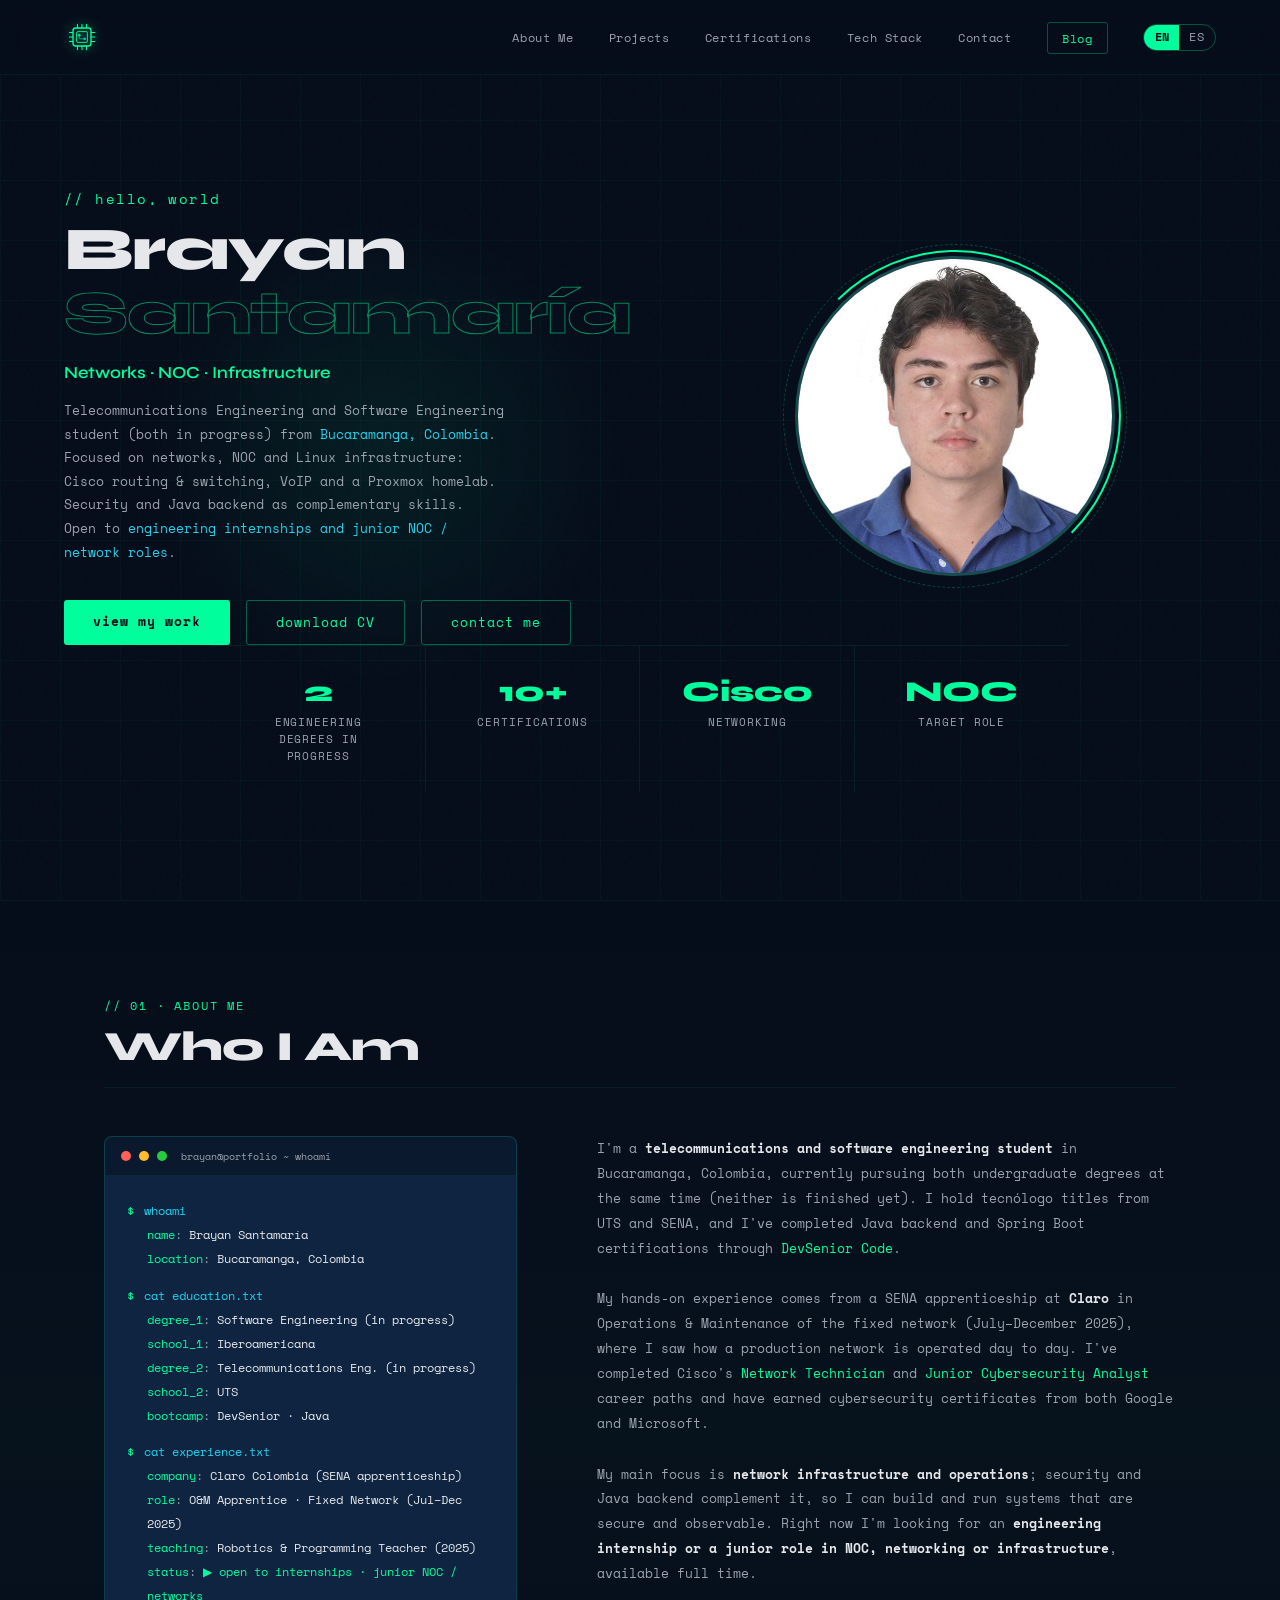
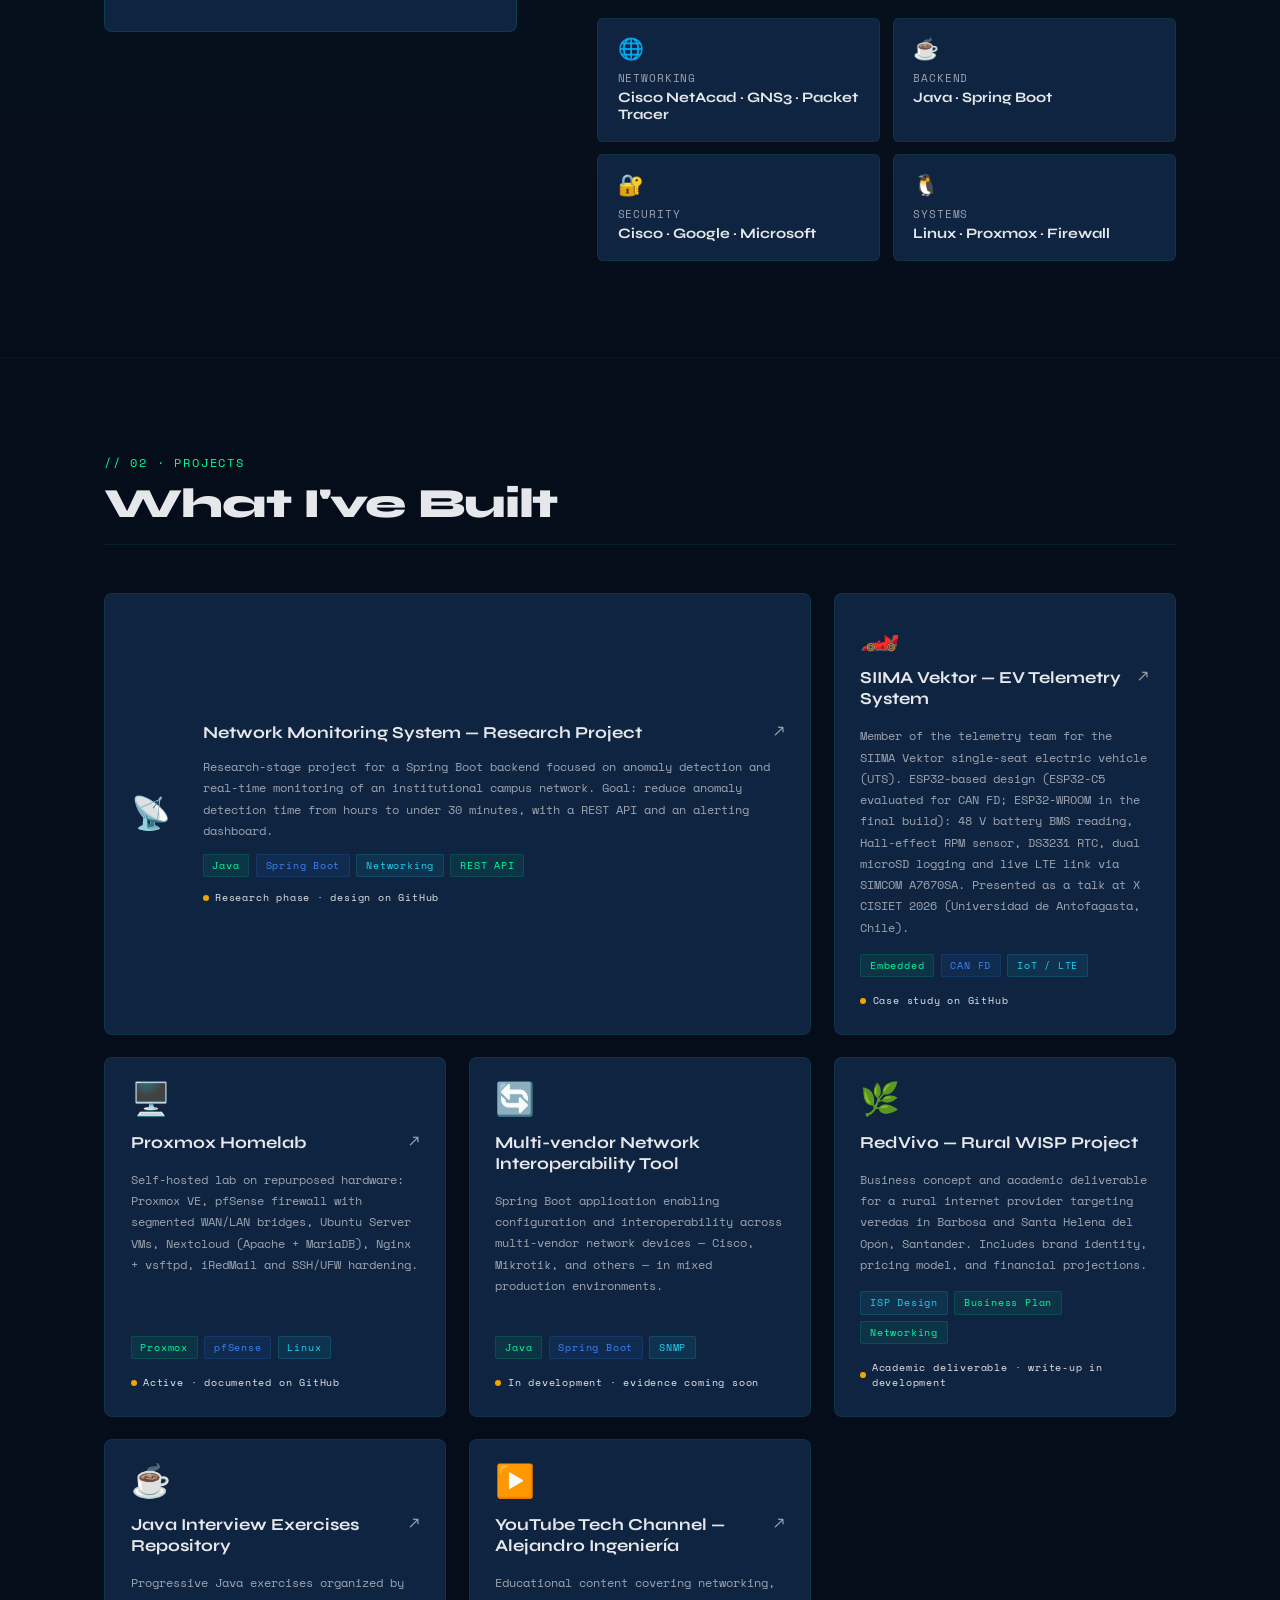
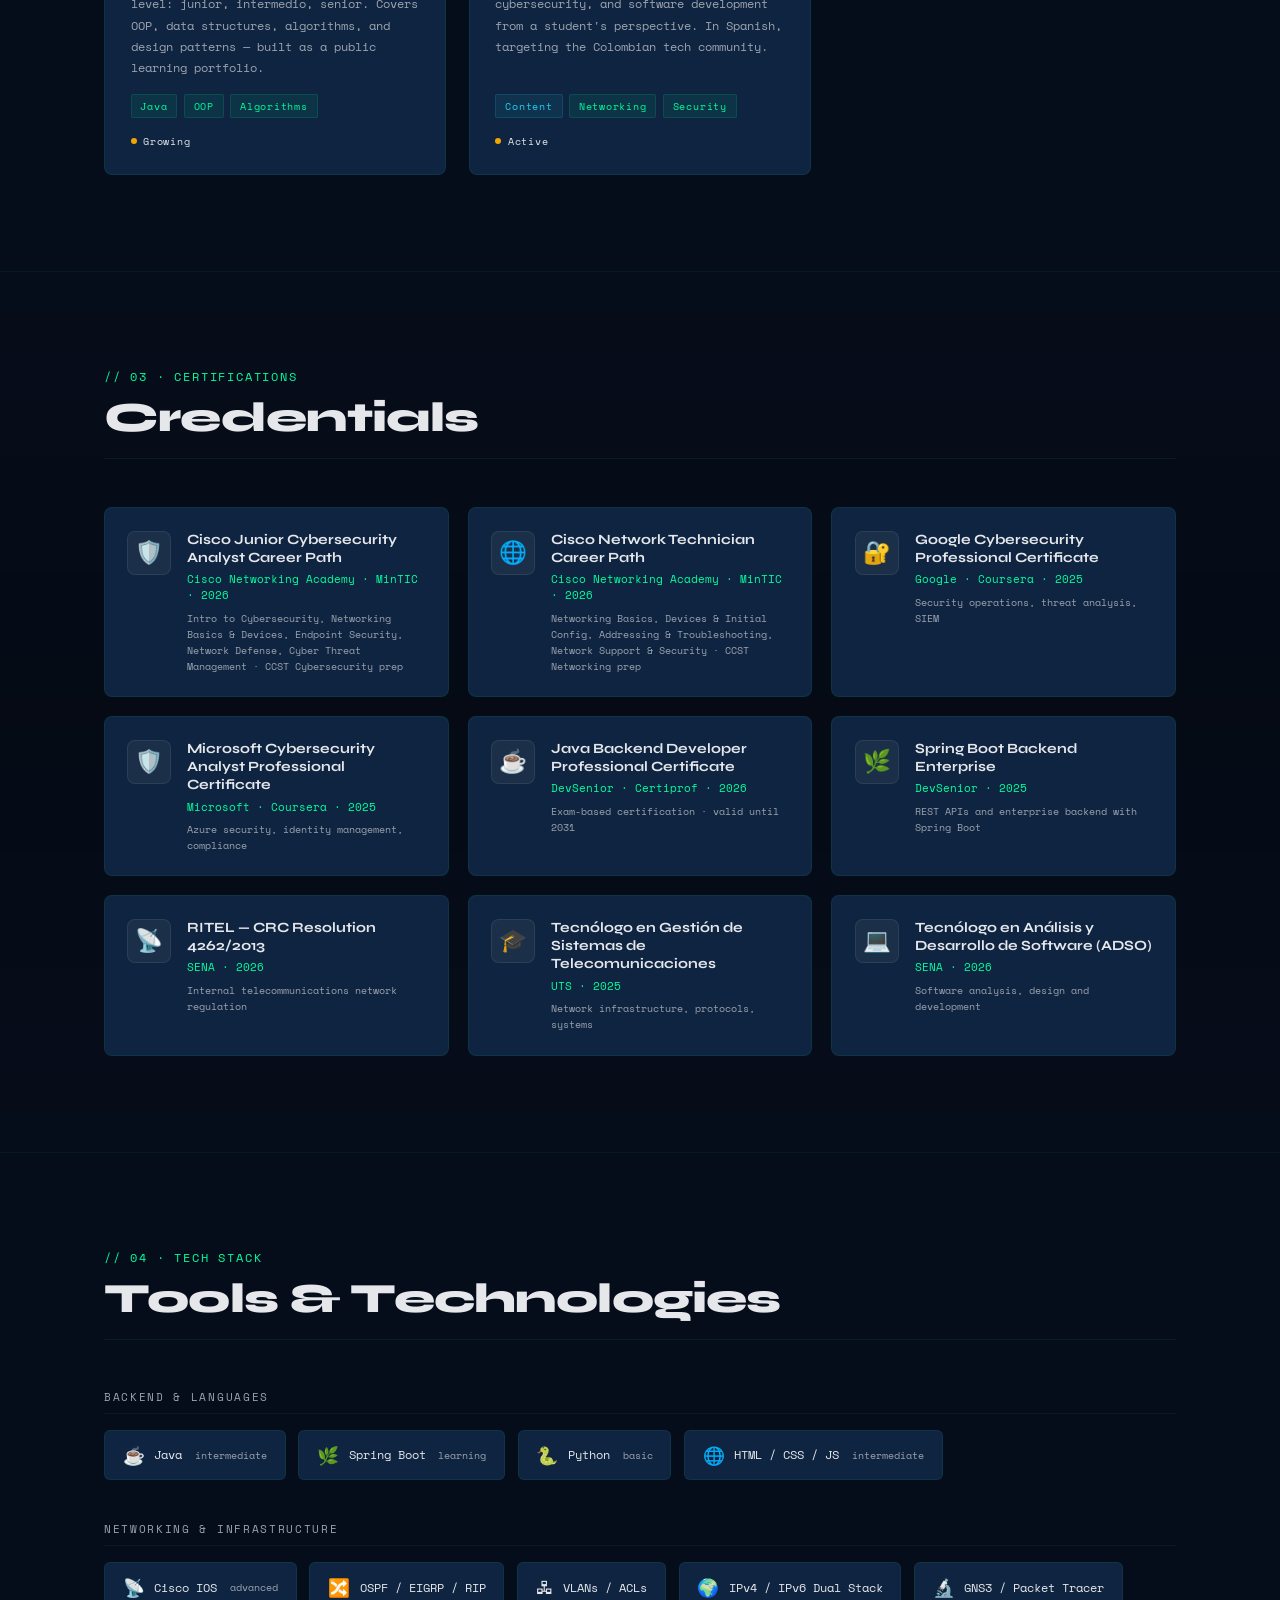
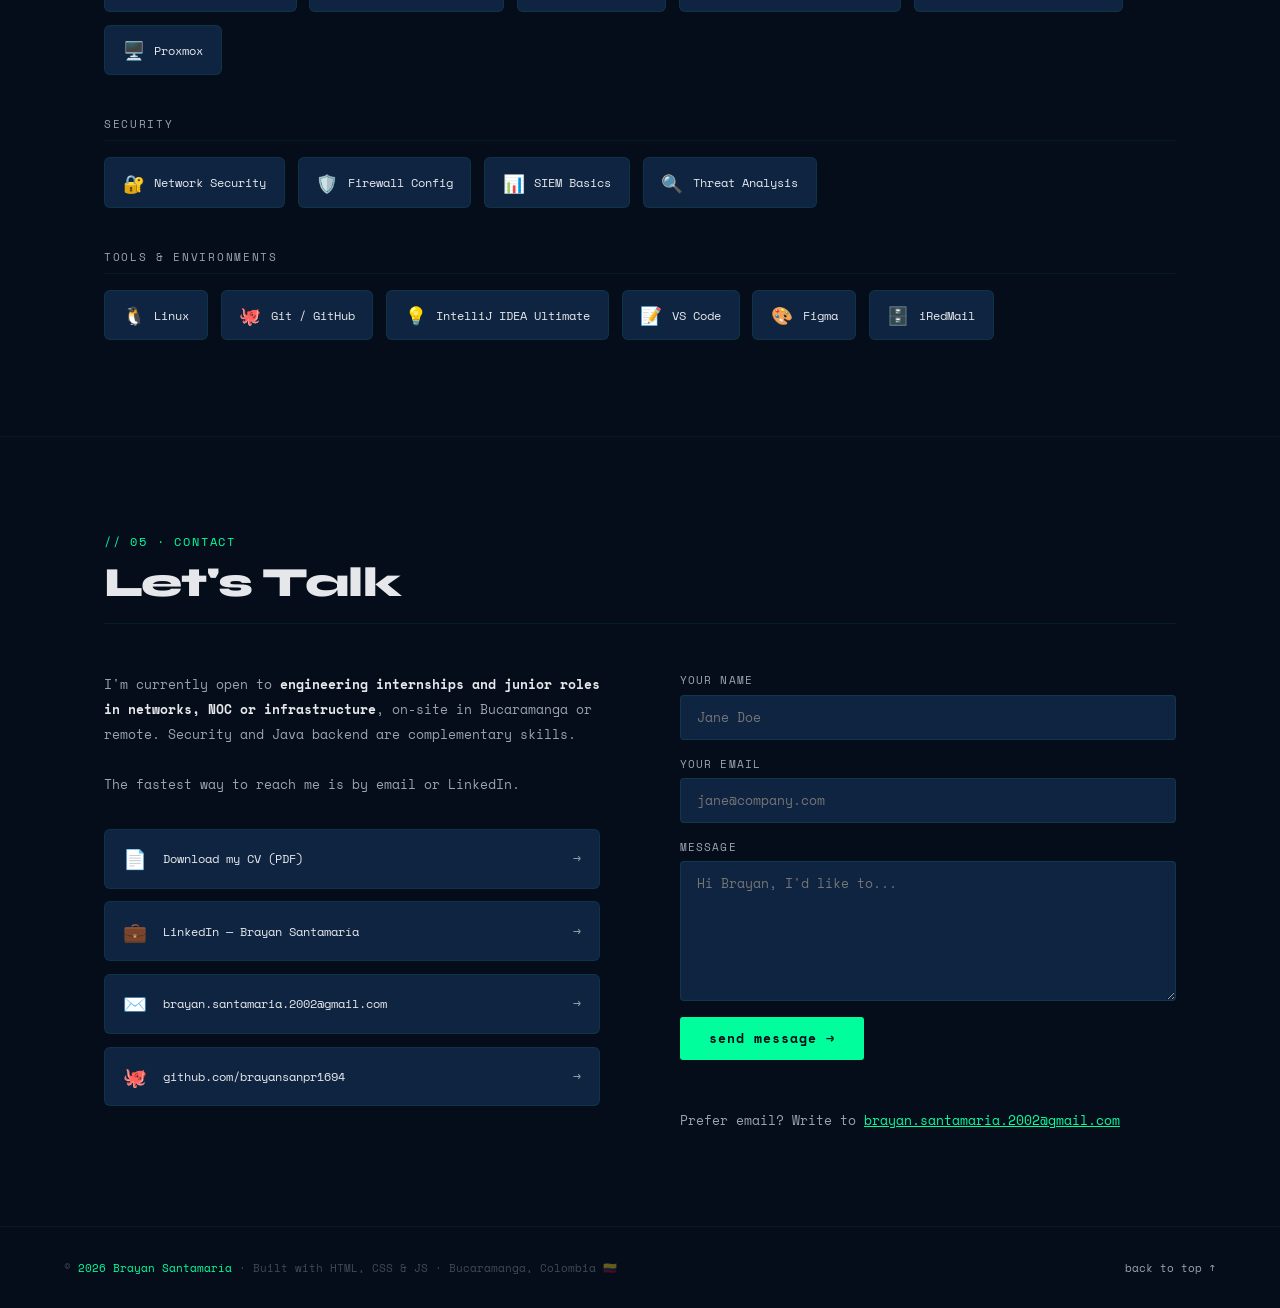
<file: index.html>
<!DOCTYPE html>
<html lang="en">
<head>
  <meta charset="UTF-8" />
  <meta name="viewport" content="width=device-width, initial-scale=1.0"/>
  <title>Brayan Santamaría · Networks & Infrastructure</title>
  <link rel="preconnect" href="https://fonts.googleapis.com">
  <link rel="preconnect" href="https://fonts.gstatic.com" crossorigin>
  <link href="https://fonts.googleapis.com/css2?family=Space+Mono:wght@400;700&family=Syne:wght@400;600;700;800&display=swap" rel="stylesheet">
  <meta name="description" content="Brayan Santamaría — Telecommunications and Software Engineering student (both in progress). Networks, NOC and Linux infrastructure, with security and Java backend as complementary skills. Open to engineering internships and junior roles.">
  <meta name="author" content="Brayan Alejandro Santamaría Prieto">
  <link rel="canonical" href="https://brayansantamaria.dev/">
  <link rel="alternate" hreflang="en" href="https://brayansantamaria.dev/">
  <link rel="alternate" hreflang="es" href="https://brayansantamaria.dev/es/">
  <link rel="alternate" hreflang="x-default" href="https://brayansantamaria.dev/">
  <meta property="og:type" content="website">
  <meta property="og:url" content="https://brayansantamaria.dev/">
  <meta property="og:title" content="Brayan Santamaría · Networks &amp; Infrastructure">
  <meta property="og:description" content="Brayan Santamaría — Telecommunications and Software Engineering student (both in progress). Networks, NOC and Linux infrastructure, with security and Java backend as complementary skills. Open to engineering internships and junior roles.">
  <meta property="og:image" content="https://brayansantamaria.dev/assets/photo.jpeg">
  <meta name="twitter:card" content="summary_large_image">
  <link rel="icon" href="data:image/svg+xml,%3Csvg xmlns='http://www.w3.org/2000/svg' viewBox='0 0 40 40'%3E%3Crect width='40' height='40' rx='8' fill='%230b0f14'/%3E%3Crect x='10' y='10' width='20' height='20' rx='3' fill='none' stroke='%2300FF9C' stroke-width='2'/%3E%3Ccircle cx='17' cy='18' r='2' fill='%2300FF9C'/%3E%3Ccircle cx='23' cy='22' r='2' fill='%2322D3EE'/%3E%3C/svg%3E">
  <link rel="stylesheet" href="styles.css?v=2">
</head>
<body>

  <!-- NAVBAR -->
  <nav>
    <a href="#hero" class="nav-logo" aria-label="Home">
      <svg viewBox="0 0 40 40" fill="none" xmlns="http://www.w3.org/2000/svg">
        <rect x="10" y="10" width="20" height="20" rx="3" stroke="#00FF9C" stroke-width="1.5"/>
        <rect x="14" y="14" width="12" height="12" rx="1.5" stroke="#00FF9C" stroke-width="1"/>
        <line x1="15" y1="10" x2="15" y2="6"  stroke="#00FF9C" stroke-width="1.2" stroke-linecap="round"/>
        <line x1="20" y1="10" x2="20" y2="6"  stroke="#00FF9C" stroke-width="1.2" stroke-linecap="round"/>
        <line x1="25" y1="10" x2="25" y2="6"  stroke="#00FF9C" stroke-width="1.2" stroke-linecap="round"/>
        <line x1="15" y1="30" x2="15" y2="34" stroke="#00FF9C" stroke-width="1.2" stroke-linecap="round"/>
        <line x1="20" y1="30" x2="20" y2="34" stroke="#00FF9C" stroke-width="1.2" stroke-linecap="round"/>
        <line x1="25" y1="30" x2="25" y2="34" stroke="#00FF9C" stroke-width="1.2" stroke-linecap="round"/>
        <line x1="10" y1="15" x2="6"  y2="15" stroke="#00FF9C" stroke-width="1.2" stroke-linecap="round"/>
        <line x1="10" y1="20" x2="6"  y2="20" stroke="#00FF9C" stroke-width="1.2" stroke-linecap="round"/>
        <line x1="10" y1="25" x2="6"  y2="25" stroke="#00FF9C" stroke-width="1.2" stroke-linecap="round"/>
        <line x1="30" y1="15" x2="34" y2="15" stroke="#00FF9C" stroke-width="1.2" stroke-linecap="round"/>
        <line x1="30" y1="20" x2="34" y2="20" stroke="#00FF9C" stroke-width="1.2" stroke-linecap="round"/>
        <line x1="30" y1="25" x2="34" y2="25" stroke="#00FF9C" stroke-width="1.2" stroke-linecap="round"/>
        <circle cx="17" cy="18" r="1.5" fill="#00FF9C" opacity="0.8"/>
        <circle cx="23" cy="22" r="1.5" fill="#22D3EE" opacity="0.8"/>
        <path d="M17 18 L17 22 L23 22" stroke="#00FF9C" stroke-width="1" opacity="0.6"/>
      </svg>
    </a>
    <ul class="nav-links">
      <li><a href="#about">About Me</a></li>
      <li><a href="#projects">Projects</a></li>
      <li><a href="#certifications">Certifications</a></li>
      <li><a href="#stack">Tech Stack</a></li>
      <li><a href="#contact">Contact</a></li>
      <li><a href="blog.html" class="blog-link">Blog</a></li>
      <li class="nav-lang"><span class="lang-pill" role="group" aria-label="Language / Idioma"><span class="lang-current" aria-current="true">EN</span><a href="es/" hreflang="es" lang="es">ES</a></span></li>
    </ul>

    <div class="lang-mobile"><span class="lang-pill" role="group" aria-label="Language / Idioma"><span class="lang-current" aria-current="true">EN</span><a href="es/" hreflang="es" lang="es">ES</a></span></div>

    <!-- Hamburger -->
    <button class="hamburger" id="hamburger" aria-label="Toggle menu">
      <span></span><span></span><span></span>
    </button>
  </nav>

  <!-- Mobile Menu -->
  <div class="mobile-menu" id="mobileMenu">
    <a href="#about"          onclick="closeMenu()">About Me</a>
    <a href="#projects"       onclick="closeMenu()">Projects</a>
    <a href="#certifications" onclick="closeMenu()">Certifications</a>
    <a href="#stack"          onclick="closeMenu()">Tech Stack</a>
    <a href="#contact"        onclick="closeMenu()">Contact</a>
    <a href="blog.html" class="mobile-blog-link">Blog</a>
  </div>

  <!-- HERO -->
  <section id="hero">
    <div class="glow-blob"></div>
    <div style="width:100%; display:flex; flex-direction:column;">
      <div class="hero-content">
        <div class="hero-text">
          <p class="hero-greeting">// hello, world</p>
          <h1 class="hero-name">Brayan<br><span>Santamaría</span></h1>
          <p class="hero-role">Networks · NOC · Infrastructure</p>
          <p class="hero-desc">
            Telecommunications Engineering and Software Engineering student (both in progress) from
            <span class="highlight">Bucaramanga, Colombia</span>.<br>
            Focused on networks, NOC and Linux infrastructure: Cisco routing &amp; switching, VoIP and a Proxmox homelab.
            Security and Java backend as complementary skills.<br>
            Open to <span class="highlight">engineering internships and junior NOC / network roles</span>.
          </p>
          <div class="hero-cta">
            <a href="#projects" class="btn-primary">view my work</a>
            <a href="assets/cv-brayan-santamaria.pdf" class="btn-ghost" target="_blank" rel="noopener">download CV</a>
            <a href="#contact"  class="btn-ghost">contact me</a>
          </div>
        </div>
        <div class="hero-image-wrap">
          <div class="hero-image-ring">
             <img src="assets/photo.jpeg" alt="Brayan Santamaría" class="hero-photo"> 

          </div>
        </div>
      </div>
      <div class="hero-stats" translate="no">
        <div class="stat-item"><span class="stat-number">2</span><span class="stat-label">Engineering Degrees in Progress</span></div>
        <div class="stat-item"><span class="stat-number">10+</span><span class="stat-label">Certifications</span></div>
        <div class="stat-item"><span class="stat-number">Cisco</span><span class="stat-label">Networking</span></div>
        <div class="stat-item"><span class="stat-number">NOC</span><span class="stat-label">Target Role</span></div>
      </div>
    </div>
  </section>

  <!-- ABOUT ME -->
  <section id="about">
    <div class="section">
      <p class="section-label">// 01 · about me</p>
      <h2 class="section-title">Who I Am</h2>
      <div class="section-divider"></div>
      <div class="about-grid">
        <div class="about-left">
          <div class="about-terminal">
            <div class="terminal-bar">
              <span class="terminal-dot red"></span>
              <span class="terminal-dot yellow"></span>
              <span class="terminal-dot green"></span>
              <span class="terminal-title">brayan@portfolio ~ whoami</span>
            </div>
            <div class="terminal-body">
              <div class="t-line"><span class="t-prompt">$</span><span class="t-cmd">whoami</span></div>
              <div class="t-output"><span class="t-key">name</span>: <span class="t-val">Brayan Santamaría</span></div>
              <div class="t-output"><span class="t-key">location</span>: <span class="t-val">Bucaramanga, Colombia</span></div>
              <div class="t-blank"></div>
              <div class="t-line"><span class="t-prompt">$</span><span class="t-cmd">cat education.txt</span></div>
              <div class="t-output"><span class="t-key">degree_1</span>: <span class="t-val">Software Engineering (in progress)</span></div>
              <div class="t-output"><span class="t-key">school_1</span>: <span class="t-val">Iberoamericana</span></div>
              <div class="t-output"><span class="t-key">degree_2</span>: <span class="t-val">Telecommunications Eng. (in progress)</span></div>
              <div class="t-output"><span class="t-key">school_2</span>: <span class="t-val">UTS</span></div>
              <div class="t-output"><span class="t-key">bootcamp</span>: <span class="t-val">DevSenior · Java</span></div>
              <div class="t-blank"></div>
              <div class="t-line"><span class="t-prompt">$</span><span class="t-cmd">cat experience.txt</span></div>
              <div class="t-output"><span class="t-key">company</span>: <span class="t-val">Claro Colombia (SENA apprenticeship)</span></div>
              <div class="t-output"><span class="t-key">role</span>: <span class="t-val">O&amp;M Apprentice · Fixed Network (Jul–Dec 2025)</span></div>
              <div class="t-output"><span class="t-key">teaching</span>: <span class="t-val">Robotics &amp; Programming Teacher (2025)</span></div>
              <div class="t-output"><span class="t-key">status</span>: <span class="t-val" style="color:#00FF9C;">▶ open to internships · junior NOC / networks</span></div>
            </div>
          </div>
        </div>
        <div class="about-right">
          <p class="about-text">
            I'm a <strong>telecommunications and software engineering student</strong> in Bucaramanga, Colombia,
            currently pursuing both undergraduate degrees at the same time (neither is finished yet). I hold tecnólogo titles from
            UTS and SENA, and I've completed Java backend and Spring Boot certifications through <span class="acc">DevSenior Code</span>.
          </p>
          <p class="about-text">
            My hands-on experience comes from a SENA apprenticeship at <strong>Claro</strong> in Operations &amp; Maintenance of the fixed network (July–December 2025),
            where I saw how a production network is operated day to day. I've completed Cisco's <span class="acc">Network Technician</span> and <span class="acc">Junior Cybersecurity Analyst</span> career paths and have earned cybersecurity
            certificates from both Google and Microsoft.
          </p>
          <p class="about-text">
            My main focus is <strong>network infrastructure and operations</strong>; security and Java backend
            complement it, so I can build and run systems that are secure and observable. Right now I'm looking for an <strong>engineering internship or a junior role in NOC, networking or infrastructure</strong>, available full time.
          </p>
          <div class="about-highlights">
            <div class="highlight-card">
              <span class="highlight-icon">🌐</span>
              <div class="highlight-label">Networking</div>
              <div class="highlight-value">Cisco NetAcad · GNS3 · Packet Tracer</div>
            </div>
            <div class="highlight-card">
              <span class="highlight-icon">☕</span>
              <div class="highlight-label">Backend</div>
              <div class="highlight-value">Java · Spring Boot</div>
            </div>
            <div class="highlight-card">
              <span class="highlight-icon">🔐</span>
              <div class="highlight-label">Security</div>
              <div class="highlight-value">Cisco · Google · Microsoft</div>
            </div>
            <div class="highlight-card">
              <span class="highlight-icon">🐧</span>
              <div class="highlight-label">Systems</div>
              <div class="highlight-value">Linux · Proxmox · Firewall</div>
            </div>
          </div>
        </div>
      </div>
    </div>
  </section>

  <!-- PROJECTS -->
  <section id="projects">
    <div class="section">
      <p class="section-label">// 02 · projects</p>
      <h2 class="section-title">What I've Built</h2>
      <div class="section-divider"></div>
      <div class="projects-grid">

        <a href="https://github.com/brayansanpr1694/monitoreo-red-campus" target="_blank" rel="noopener" class="project-card featured-project">
          <div><div class="project-card-icon">📡</div></div>
          <div style="flex:1;display:flex;flex-direction:column;gap:0.8rem;">
            <div class="project-card-header">
              <div class="project-card-title">Network Monitoring System — Research Project</div>
              <span class="project-card-arrow">↗</span>
            </div>
            <p class="project-card-desc">Research-stage project for a Spring Boot backend focused on anomaly detection and real-time monitoring of an institutional campus network. Goal: reduce anomaly detection time from hours to under 30 minutes, with a REST API and an alerting dashboard.</p>
            <div class="project-tags">
              <span class="project-tag">Java</span>
              <span class="project-tag blue">Spring Boot</span>
              <span class="project-tag cyan">Networking</span>
              <span class="project-tag">REST API</span>
            </div>
            <span class="project-status wip">Research phase · design on GitHub</span>
          </div>
        </a>

        <a href="https://github.com/brayansanpr1694/siima-vektor-telemetria" target="_blank" rel="noopener" class="project-card">
          <div class="project-card-icon">🏎️</div>
          <div class="project-card-header">
            <div class="project-card-title">SIIMA Vektor — EV Telemetry System</div>
            <span class="project-card-arrow">↗</span>
          </div>
          <p class="project-card-desc">Member of the telemetry team for the SIIMA Vektor single-seat electric vehicle (UTS). ESP32-based design (ESP32-C5 evaluated for CAN FD; ESP32-WROOM in the final build): 48 V battery BMS reading, Hall-effect RPM sensor, DS3231 RTC, dual microSD logging and live LTE link via SIMCOM A7670SA. Presented as a talk at X CISIET 2026 (Universidad de Antofagasta, Chile).</p>
          <div class="project-tags">
            <span class="project-tag">Embedded</span>
            <span class="project-tag blue">CAN FD</span>
            <span class="project-tag cyan">IoT / LTE</span>
          </div>
          <span class="project-status wip">Case study on GitHub</span>
        </a>

        <a href="https://github.com/brayansanpr1694/homelab-proxmox" target="_blank" rel="noopener" class="project-card">
          <div class="project-card-icon">🖥️</div>
          <div class="project-card-header">
            <div class="project-card-title">Proxmox Homelab</div>
            <span class="project-card-arrow">↗</span>
          </div>
          <p class="project-card-desc">Self-hosted lab on repurposed hardware: Proxmox VE, pfSense firewall with segmented WAN/LAN bridges, Ubuntu Server VMs, Nextcloud (Apache + MariaDB), Nginx + vsftpd, iRedMail and SSH/UFW hardening.</p>
          <div class="project-tags">
            <span class="project-tag">Proxmox</span>
            <span class="project-tag blue">pfSense</span>
            <span class="project-tag cyan">Linux</span>
          </div>
          <span class="project-status wip">Active · documented on GitHub</span>
        </a>

        <div class="project-card no-link">
          <div class="project-card-icon">🔄</div>
          <div class="project-card-header">
            <div class="project-card-title">Multi-vendor Network Interoperability Tool</div>
          </div>
          <p class="project-card-desc">Spring Boot application enabling configuration and interoperability across multi-vendor network devices — Cisco, Mikrotik, and others — in mixed production environments.</p>
          <div class="project-tags">
            <span class="project-tag">Java</span>
            <span class="project-tag blue">Spring Boot</span>
            <span class="project-tag cyan">SNMP</span>
          </div>
          <span class="project-status wip">In development · evidence coming soon</span>
        </div>

        <div class="project-card no-link">
          <div class="project-card-icon">🌿</div>
          <div class="project-card-header">
            <div class="project-card-title">RedVivo — Rural WISP Project</div>
          </div>
          <p class="project-card-desc">Business concept and academic deliverable for a rural internet provider targeting veredas in Barbosa and Santa Helena del Opón, Santander. Includes brand identity, pricing model, and financial projections.</p>
          <div class="project-tags">
            <span class="project-tag cyan">ISP Design</span>
            <span class="project-tag">Business Plan</span>
            <span class="project-tag">Networking</span>
          </div>
          <span class="project-status wip">Academic deliverable · write-up in development</span>
        </div>

        <a href="https://github.com/brayansanpr1694/java" target="_blank" rel="noopener" class="project-card">
          <div class="project-card-icon">☕</div>
          <div class="project-card-header">
            <div class="project-card-title">Java Interview Exercises Repository</div>
            <span class="project-card-arrow">↗</span>
          </div>
          <p class="project-card-desc">Progressive Java exercises organized by level: junior, intermedio, senior. Covers OOP, data structures, algorithms, and design patterns — built as a public learning portfolio.</p>
          <div class="project-tags">
            <span class="project-tag">Java</span>
            <span class="project-tag">OOP</span>
            <span class="project-tag">Algorithms</span>
          </div>
          <span class="project-status wip">Growing</span>
        </a>

        <a href="https://www.youtube.com/@Alejandroingenieria" target="_blank" rel="noopener" class="project-card">
          <div class="project-card-icon">▶️</div>
          <div class="project-card-header">
            <div class="project-card-title">YouTube Tech Channel — Alejandro Ingeniería</div>
            <span class="project-card-arrow">↗</span>
          </div>
          <p class="project-card-desc">Educational content covering networking, cybersecurity, and software development from a student's perspective. In Spanish, targeting the Colombian tech community.</p>
          <div class="project-tags">
            <span class="project-tag cyan">Content</span>
            <span class="project-tag">Networking</span>
            <span class="project-tag">Security</span>
          </div>
          <span class="project-status wip">Active</span>
        </a>

      </div>
    </div>
  </section>

  <!-- CERTIFICATIONS -->
  <section id="certifications">
    <div class="section">
      <p class="section-label">// 03 · certifications</p>
      <h2 class="section-title">Credentials</h2>
      <div class="section-divider"></div>
      <div class="certs-grid">

        <a href="https://www.linkedin.com/in/brayan-santamaria-developer/details/certifications/" target="_blank" rel="noopener" class="cert-card">
          <div class="cert-logo">🛡️</div>
          <div class="cert-info">
            <div class="cert-name">Cisco Junior Cybersecurity Analyst Career Path</div>
            <div class="cert-issuer">Cisco Networking Academy · MinTIC · 2026</div>
            <div class="cert-date">Intro to Cybersecurity, Networking Basics &amp; Devices, Endpoint Security, Network Defense, Cyber Threat Management · CCST Cybersecurity prep</div>
          </div>
        </a>

        <a href="https://www.linkedin.com/in/brayan-santamaria-developer/details/certifications/" target="_blank" rel="noopener" class="cert-card">
          <div class="cert-logo">🌐</div>
          <div class="cert-info">
            <div class="cert-name">Cisco Network Technician Career Path</div>
            <div class="cert-issuer">Cisco Networking Academy · MinTIC · 2026</div>
            <div class="cert-date">Networking Basics, Devices &amp; Initial Config, Addressing &amp; Troubleshooting, Network Support &amp; Security · CCST Networking prep</div>
          </div>
        </a>

        <a href="https://coursera.org/verify/professional-cert/B2R8ENUWCVS5" target="_blank" rel="noopener" class="cert-card">
          <div class="cert-logo">🔐</div>
          <div class="cert-info">
            <div class="cert-name">Google Cybersecurity Professional Certificate</div>
            <div class="cert-issuer">Google · Coursera · 2025</div>
            <div class="cert-date">Security operations, threat analysis, SIEM</div>
          </div>
        </a>

        <a href="https://coursera.org/verify/professional-cert/ZIGMMZ8AMHQ5" target="_blank" rel="noopener" class="cert-card">
          <div class="cert-logo">🛡️</div>
          <div class="cert-info">
            <div class="cert-name">Microsoft Cybersecurity Analyst Professional Certificate</div>
            <div class="cert-issuer">Microsoft · Coursera · 2025</div>
            <div class="cert-date">Azure security, identity management, compliance</div>
          </div>
        </a>

        <a href="https://www.linkedin.com/in/brayan-santamaria-developer/details/certifications/" target="_blank" rel="noopener" class="cert-card">
          <div class="cert-logo">☕</div>
          <div class="cert-info">
            <div class="cert-name">Java Backend Developer Professional Certificate</div>
            <div class="cert-issuer">DevSenior · Certiprof · 2026</div>
            <div class="cert-date">Exam-based certification · valid until 2031</div>
          </div>
        </a>

        <a href="https://www.linkedin.com/in/brayan-santamaria-developer/details/certifications/" target="_blank" rel="noopener" class="cert-card">
          <div class="cert-logo">🌿</div>
          <div class="cert-info">
            <div class="cert-name">Spring Boot Backend Enterprise</div>
            <div class="cert-issuer">DevSenior · 2025</div>
            <div class="cert-date">REST APIs and enterprise backend with Spring Boot</div>
          </div>
        </a>

        <a href="https://www.linkedin.com/in/brayan-santamaria-developer/details/certifications/" target="_blank" rel="noopener" class="cert-card">
          <div class="cert-logo">📡</div>
          <div class="cert-info">
            <div class="cert-name">RITEL — CRC Resolution 4262/2013</div>
            <div class="cert-issuer">SENA · 2026</div>
            <div class="cert-date">Internal telecommunications network regulation</div>
          </div>
        </a>

        <a class="cert-card">
          <div class="cert-logo">🎓</div>
          <div class="cert-info">
            <div class="cert-name">Tecnólogo en Gestión de Sistemas de Telecomunicaciones</div>
            <div class="cert-issuer">UTS · 2025</div>
            <div class="cert-date">Network infrastructure, protocols, systems</div>
          </div>
        </a>

        <a class="cert-card">
          <div class="cert-logo">💻</div>
          <div class="cert-info">
            <div class="cert-name">Tecnólogo en Análisis y Desarrollo de Software (ADSO)</div>
            <div class="cert-issuer">SENA · 2026</div>
            <div class="cert-date">Software analysis, design and development</div>
          </div>
        </a>

      </div>
    </div>
  </section>

  <!-- TECH STACK -->
  <section id="stack">
    <div class="section">
      <p class="section-label">// 04 · tech stack</p>
      <h2 class="section-title">Tools &amp; Technologies</h2>
      <div class="section-divider"></div>
      <div class="stack-categories">

        <div>
          <div class="stack-category-label">Backend &amp; Languages</div>
          <div class="stack-items">
            <div class="stack-item"><span class="stack-item-icon">☕</span> Java <span class="stack-level">intermediate</span></div>
            <div class="stack-item"><span class="stack-item-icon">🌿</span> Spring Boot <span class="stack-level">learning</span></div>
            <div class="stack-item"><span class="stack-item-icon">🐍</span> Python <span class="stack-level">basic</span></div>
            <div class="stack-item"><span class="stack-item-icon">🌐</span> HTML / CSS / JS <span class="stack-level">intermediate</span></div>
          </div>
        </div>

        <div>
          <div class="stack-category-label">Networking &amp; Infrastructure</div>
          <div class="stack-items">
            <div class="stack-item"><span class="stack-item-icon">📡</span> Cisco IOS <span class="stack-level">advanced</span></div>
            <div class="stack-item"><span class="stack-item-icon">🔀</span> OSPF / EIGRP / RIP</div>
            <div class="stack-item"><span class="stack-item-icon">🖧</span> VLANs / ACLs</div>
            <div class="stack-item"><span class="stack-item-icon">🌍</span> IPv4 / IPv6 Dual Stack</div>
            <div class="stack-item"><span class="stack-item-icon">🔬</span> GNS3 / Packet Tracer</div>
            <div class="stack-item"><span class="stack-item-icon">🖥️</span> Proxmox</div>
          </div>
        </div>

        <div>
          <div class="stack-category-label">Security</div>
          <div class="stack-items">
            <div class="stack-item"><span class="stack-item-icon">🔐</span> Network Security</div>
            <div class="stack-item"><span class="stack-item-icon">🛡️</span> Firewall Config</div>
            <div class="stack-item"><span class="stack-item-icon">📊</span> SIEM Basics</div>
            <div class="stack-item"><span class="stack-item-icon">🔍</span> Threat Analysis</div>
          </div>
        </div>

        <div>
          <div class="stack-category-label">Tools &amp; Environments</div>
          <div class="stack-items">
            <div class="stack-item"><span class="stack-item-icon">🐧</span> Linux</div>
            <div class="stack-item"><span class="stack-item-icon">🐙</span> Git / GitHub</div>
            <div class="stack-item"><span class="stack-item-icon">💡</span> IntelliJ IDEA Ultimate</div>
            <div class="stack-item"><span class="stack-item-icon">📝</span> VS Code</div>
            <div class="stack-item"><span class="stack-item-icon">🎨</span> Figma</div>
            <div class="stack-item"><span class="stack-item-icon">🗄️</span> iRedMail</div>
          </div>
        </div>

      </div>
    </div>
  </section>

  <!-- CONTACT -->
  <section id="contact">
    <div class="section">
      <p class="section-label">// 05 · contact</p>
      <h2 class="section-title">Let's Talk</h2>
      <div class="section-divider"></div>
      <div class="contact-grid">

        <div class="contact-left">
          <p class="contact-intro">
            I'm currently open to <strong>engineering internships and junior roles in networks, NOC or infrastructure</strong>,
            on-site in Bucaramanga or remote. Security and Java backend are complementary skills.<br><br>
            The fastest way to reach me is by email or LinkedIn.
          </p>
          <div class="contact-links">
            <a href="assets/cv-brayan-santamaria.pdf" target="_blank" rel="noopener" class="contact-link">
              <span class="contact-link-icon">📄</span>
              <span class="contact-link-label">Download my CV (PDF)</span>
              <span class="contact-link-arrow">→</span>
            </a>
            <a href="https://www.linkedin.com/in/brayan-santamaria-developer" target="_blank" rel="noopener" class="contact-link">
              <span class="contact-link-icon">💼</span>
              <span class="contact-link-label">LinkedIn — Brayan Santamaría</span>
              <span class="contact-link-arrow">→</span>
            </a>
            <a href="mailto:brayan.santamaria.2002@gmail.com" class="contact-link">
              <span class="contact-link-icon">✉️</span>
              <span class="contact-link-label">brayan.santamaria.2002@gmail.com</span>
              <span class="contact-link-arrow">→</span>
            </a>
            <a href="https://github.com/brayansanpr1694" target="_blank" rel="noopener" class="contact-link">
              <span class="contact-link-icon">🐙</span>
              <span class="contact-link-label">github.com/brayansanpr1694</span>
              <span class="contact-link-arrow">→</span>
            </a>
          </div>
        </div>

        <div>
          <form class="contact-form" id="contact-form" onsubmit="handleSubmit(event)" novalidate>
            <div class="form-group">
              <label class="form-label" for="name">Your name</label>
              <input class="form-input" type="text" id="name" name="name" autocomplete="name" placeholder="Jane Doe" required>
            </div>
            <div class="form-group">
              <label class="form-label" for="email">Your email</label>
              <input class="form-input" type="email" id="email" name="email" autocomplete="email" placeholder="jane@company.com" required>
            </div>
            <div class="form-group">
              <label class="form-label" for="message">Message</label>
              <textarea class="form-textarea" id="message" name="message" placeholder="Hi Brayan, I'd like to..." required></textarea>
            </div>
            <input type="text" name="_honey" class="form-honey" tabindex="-1" autocomplete="off" aria-hidden="true">
            <button type="submit" class="btn-primary" style="align-self:flex-start;" id="submit-btn">
              send message →
            </button>
            <p class="form-status" id="form-status" role="status" aria-live="polite"></p>
            <p class="form-alt">Prefer email? Write to <a href="mailto:brayan.santamaria.2002@gmail.com">brayan.santamaria.2002@gmail.com</a></p>
          </form>
        </div>

      </div>
    </div>
  </section>

  <!-- FOOTER -->
  <footer>
    <p class="footer-copy">© <span id="year">2026</span> <span>Brayan Santamaría</span> · Built with HTML, CSS &amp; JS · Bucaramanga, Colombia 🇨🇴</p>
    <a href="#hero" class="footer-back">back to top ↑</a>
  </footer>

  <script>
    document.getElementById('year').textContent = new Date().getFullYear();

    // Hamburger menu
    const hamburger = document.getElementById('hamburger');
    const mobileMenu = document.getElementById('mobileMenu');

    hamburger.addEventListener('click', () => {
      hamburger.classList.toggle('open');
      mobileMenu.classList.toggle('open');
      document.body.style.overflow = mobileMenu.classList.contains('open') ? 'hidden' : '';
    });

    function closeMenu() {
      hamburger.classList.remove('open');
      mobileMenu.classList.remove('open');
      document.body.style.overflow = '';
    }

    // Navbar shrink on scroll
    const nav = document.querySelector('nav');
    window.addEventListener('scroll', () => {
      nav.style.padding = window.scrollY > 60 ? '0.8rem 4rem' : '1.2rem 4rem';
    });

    // Active nav link highlight
    const sections = document.querySelectorAll('section[id]');
    const navLinks = document.querySelectorAll('.nav-links a:not(.blog-link)');
    window.addEventListener('scroll', () => {
      let current = '';
      sections.forEach(s => {
        if (window.scrollY >= s.offsetTop - 120) current = s.getAttribute('id');
      });
      navLinks.forEach(a => {
        a.style.color = a.getAttribute('href') === `#${current}` ? 'var(--accent)' : '';
      });
    });

    // Contact form (FormSubmit, AJAX). Same endpoint that is already active.
    const FORM_ENDPOINT = 'https://formsubmit.co/ajax/brayan.santamaria.2002@gmail.com';
    const FORM_TEXT = {
      sending: 'sending...',
      button: 'send message →',
      invalid: 'Please fill in your name, a valid email and a message.',
      ok: 'Thanks! Your message was sent. I will get back to you by email.',
      error: 'The message could not be sent. Please write to brayan.santamaria.2002@gmail.com.'
    };
    async function handleSubmit(e) {
      e.preventDefault();
      const form = e.target;
      const f = form.elements;
      const btn = document.getElementById('submit-btn');
      const status = document.getElementById('form-status');
      status.className = 'form-status';
      if (!form.checkValidity()) {
        status.textContent = FORM_TEXT.invalid;
        status.classList.add('is-error');
        return;
      }
      if (f._honey.value) return; // bot
      btn.disabled = true;
      btn.textContent = FORM_TEXT.sending;
      status.textContent = '';
      try {
        const res = await fetch(FORM_ENDPOINT, {
          method: 'POST',
          headers: { 'Content-Type': 'application/json', 'Accept': 'application/json' },
          body: JSON.stringify({
            name: f.name.value.trim(),
            email: f.email.value.trim(),
            message: f.message.value.trim(),
            _replyto: f.email.value.trim(),
            _subject: 'Nuevo mensaje desde brayansantamaria.dev',
            _template: 'table',
            _captcha: 'false'
          })
        });
        const data = await res.json().catch(() => ({}));
        if (!res.ok || String(data.success) !== 'true') throw new Error('send failed');
        status.textContent = FORM_TEXT.ok;
        status.classList.add('is-ok');
        form.reset();
      } catch (err) {
        status.textContent = FORM_TEXT.error;
        status.classList.add('is-error');
      } finally {
        btn.disabled = false;
        btn.textContent = FORM_TEXT.button;
      }
    }

    // Scroll reveal for cards
    const observer = new IntersectionObserver((entries) => {
      entries.forEach(entry => {
        if (entry.isIntersecting) {
          entry.target.style.opacity = '1';
          entry.target.style.transform = 'translateY(0)';
        }
      });
    }, { threshold: 0.08 });

    document.querySelectorAll('.project-card, .cert-card, .highlight-card, .stack-item, .contact-link').forEach(el => {
      el.style.opacity = '0';
      el.style.transform = 'translateY(18px)';
      el.style.transition = 'opacity 0.5s ease, transform 0.5s ease';
      observer.observe(el);
    });
  </script>

</body>
</html>
</file>
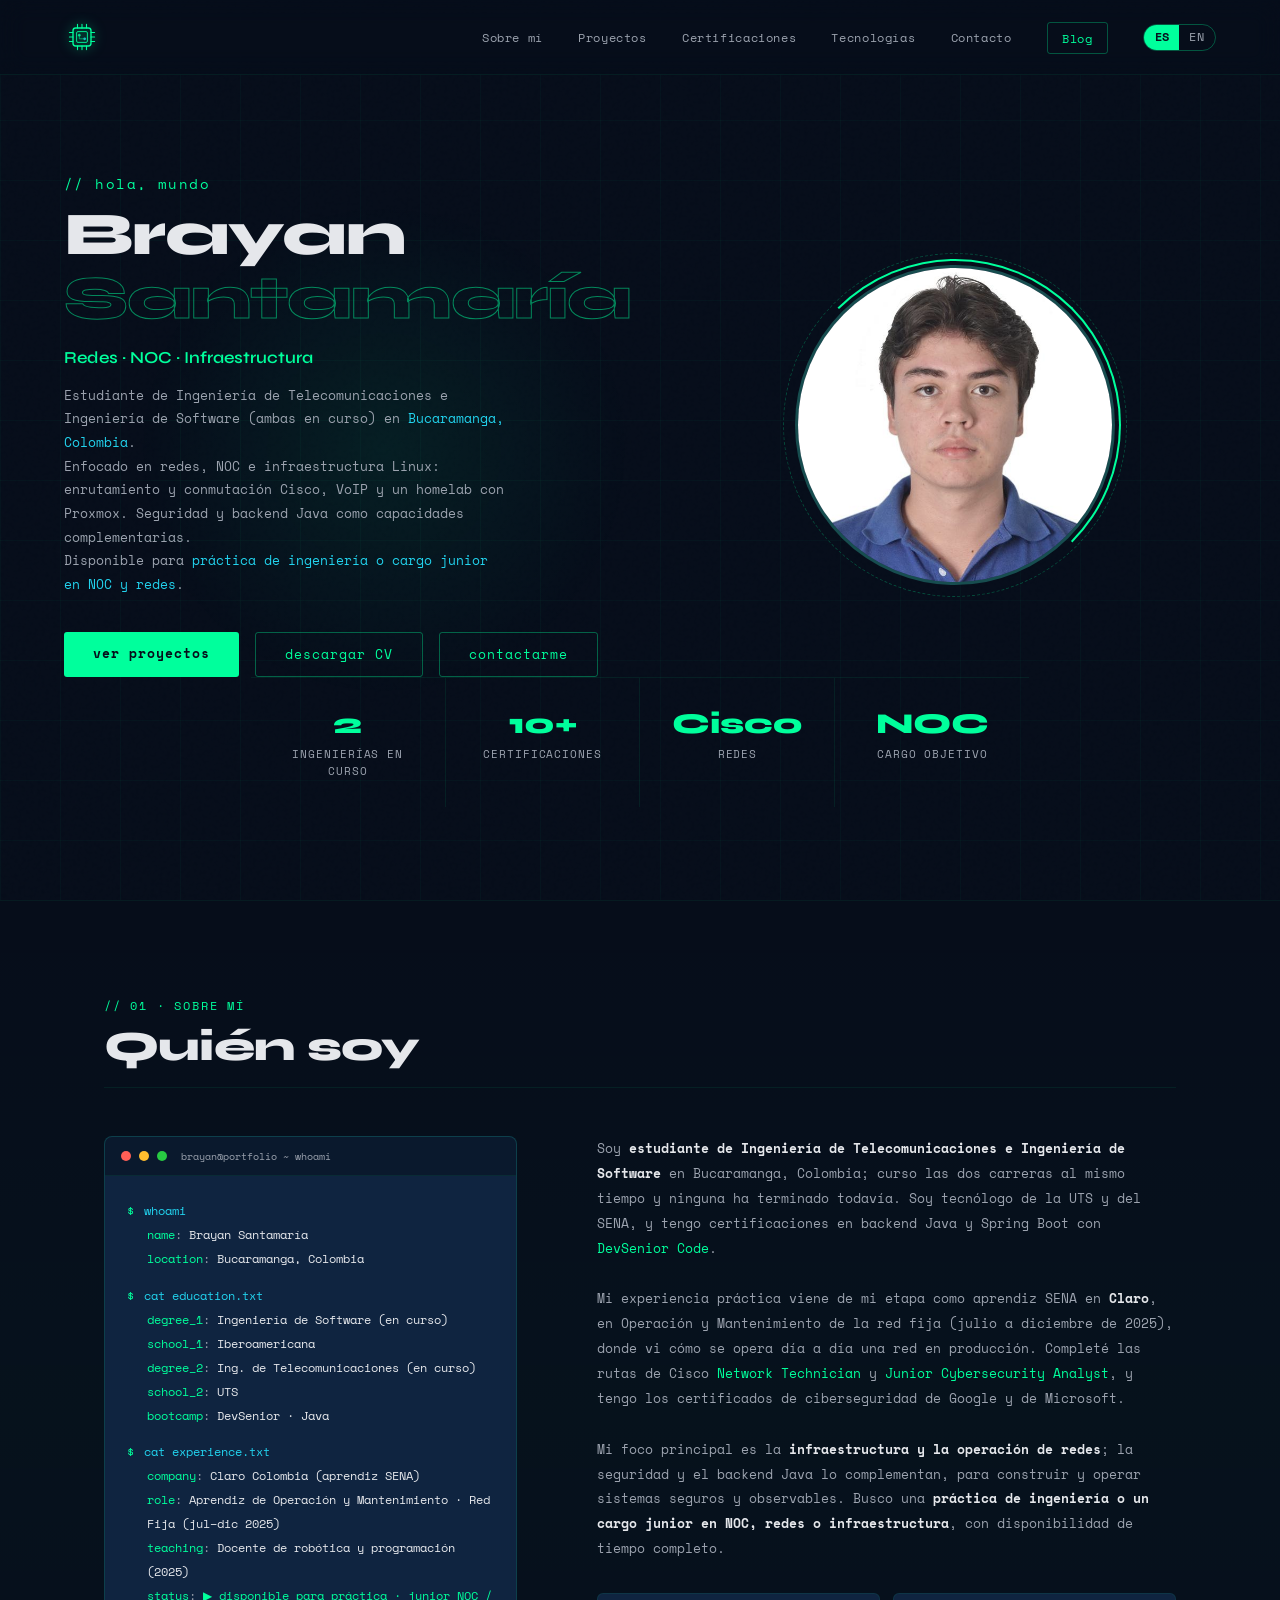
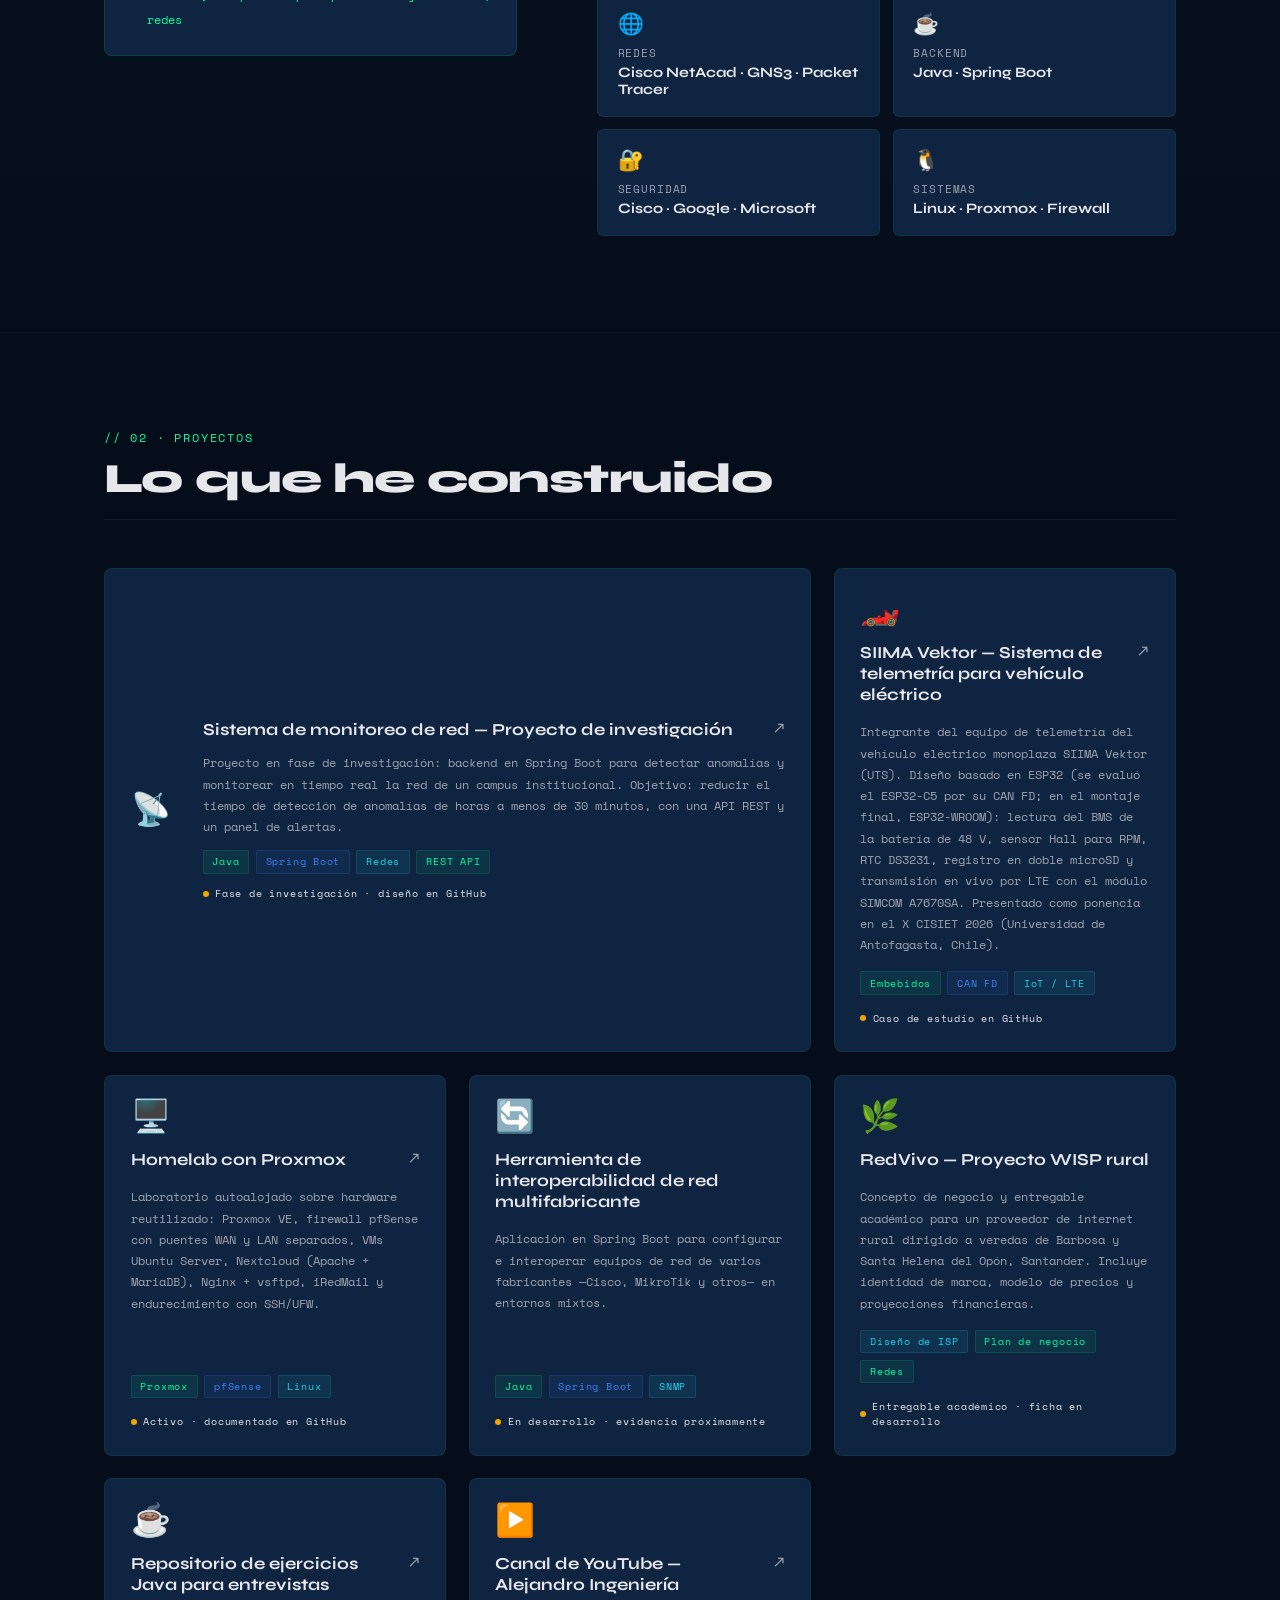
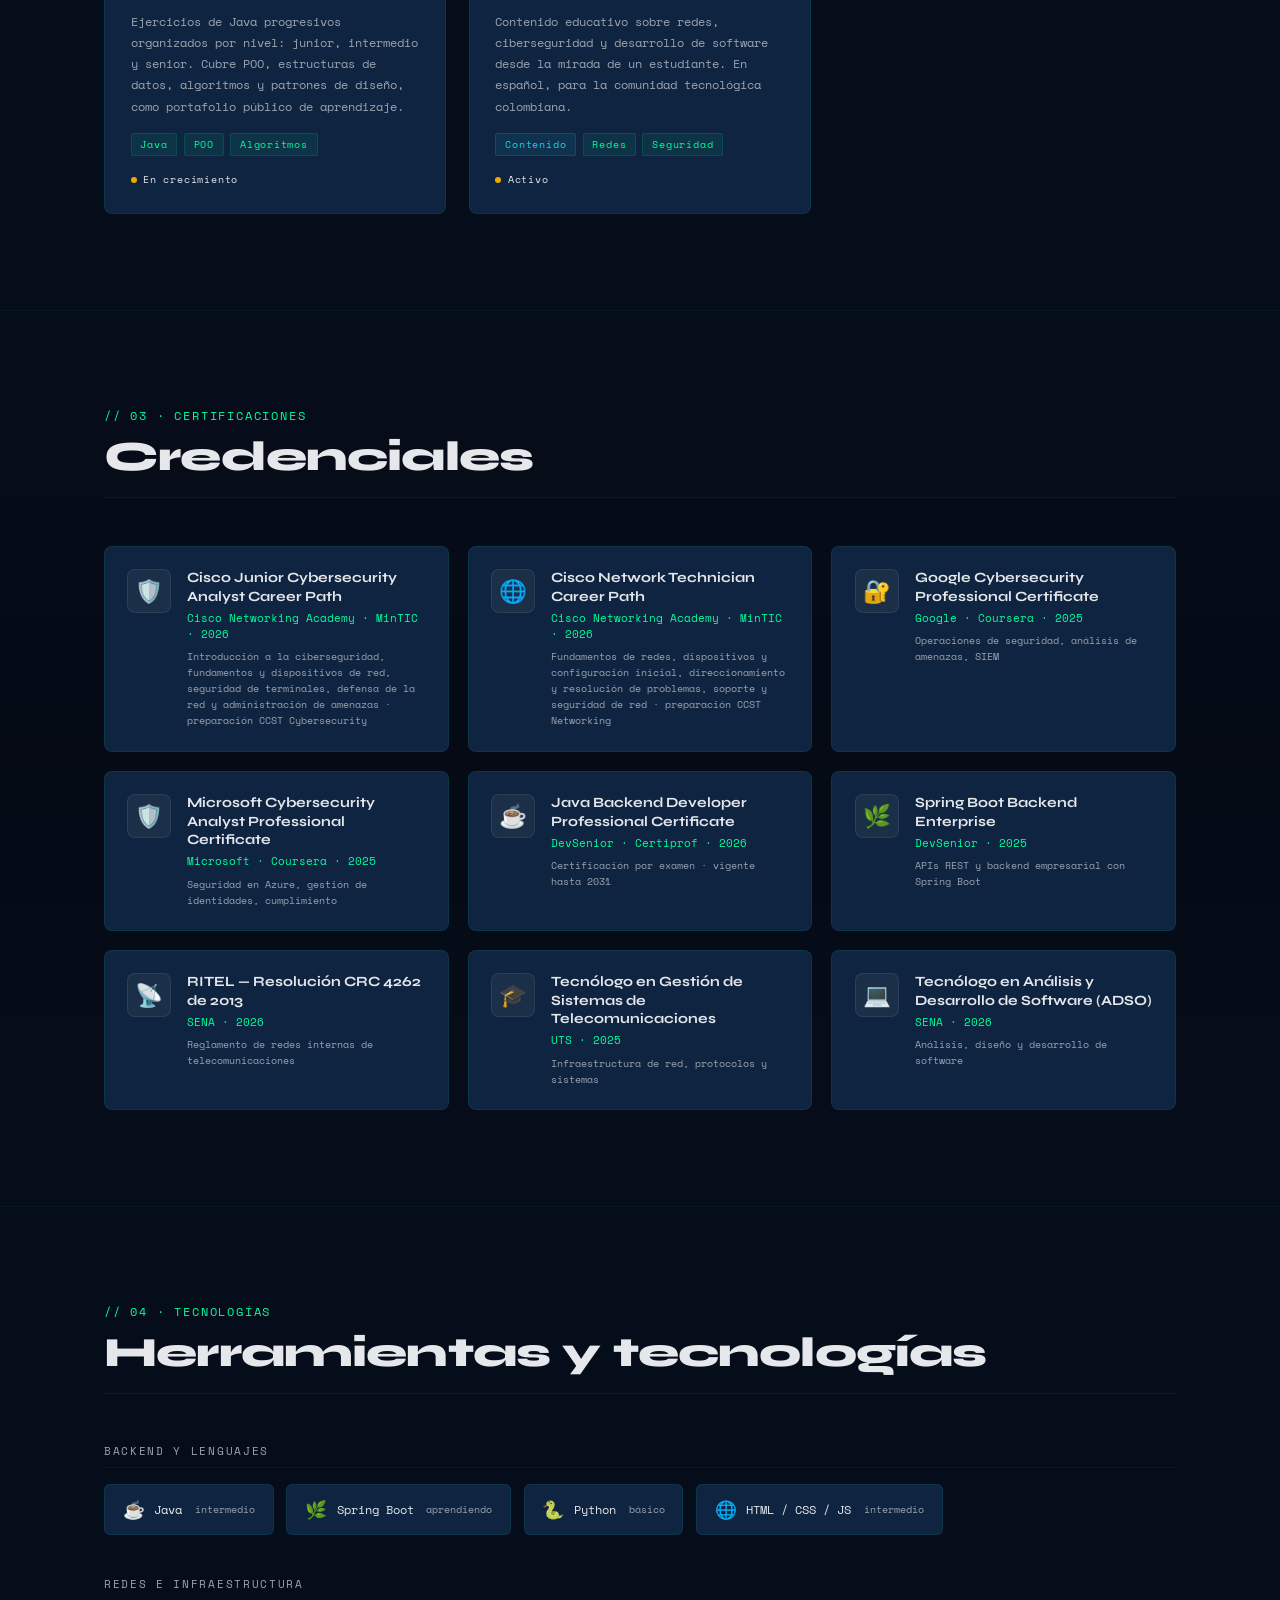
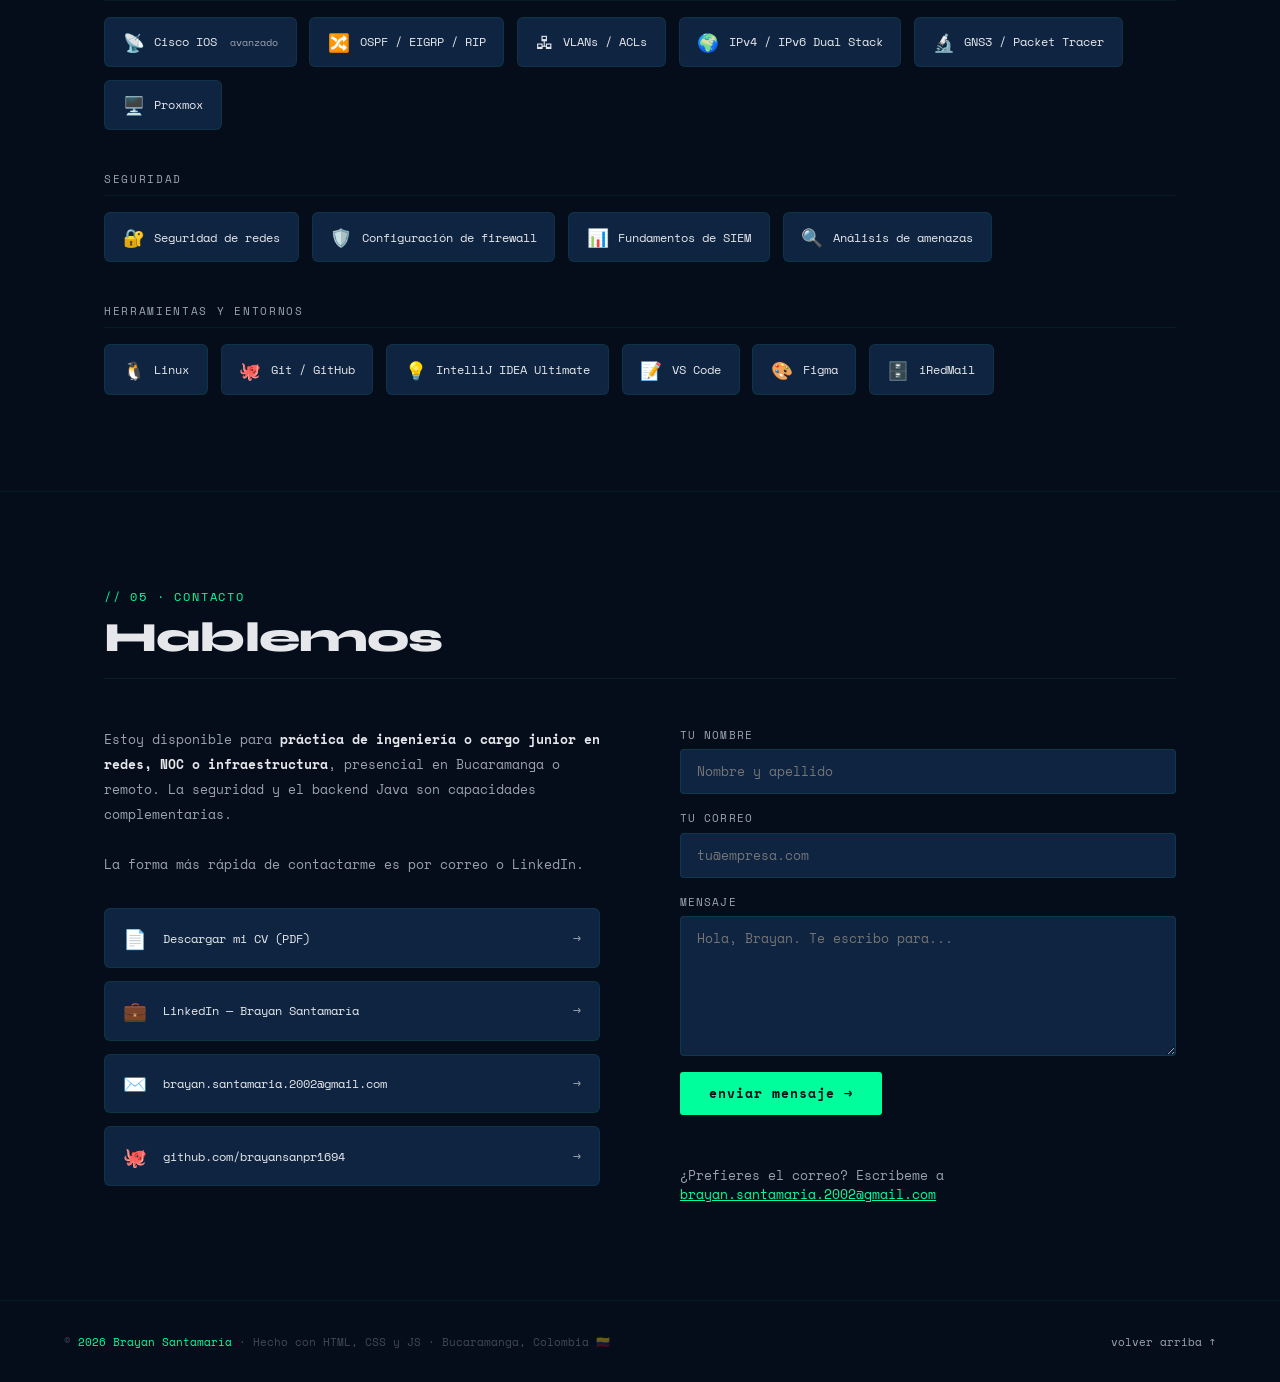
<file: es/index.html>
<!DOCTYPE html>
<html lang="es">
<head>
  <meta charset="UTF-8" />
  <meta name="viewport" content="width=device-width, initial-scale=1.0"/>
  <title>Brayan Santamaría · Redes e Infraestructura</title>
  <link rel="preconnect" href="https://fonts.googleapis.com">
  <link rel="preconnect" href="https://fonts.gstatic.com" crossorigin>
  <link href="https://fonts.googleapis.com/css2?family=Space+Mono:wght@400;700&family=Syne:wght@400;600;700;800&display=swap" rel="stylesheet">
  <meta name="description" content="Brayan Santamaría — Estudiante de Ingeniería de Telecomunicaciones e Ingeniería de Software (ambas en curso). Redes, NOC e infraestructura Linux, con seguridad y backend Java como complemento. Disponible para práctica de ingeniería o cargo junior.">
  <meta name="author" content="Brayan Alejandro Santamaría Prieto">
  <link rel="canonical" href="https://brayansantamaria.dev/es/">
  <link rel="alternate" hreflang="en" href="https://brayansantamaria.dev/">
  <link rel="alternate" hreflang="es" href="https://brayansantamaria.dev/es/">
  <link rel="alternate" hreflang="x-default" href="https://brayansantamaria.dev/">
  <meta property="og:type" content="website">
  <meta property="og:url" content="https://brayansantamaria.dev/es/">
  <meta property="og:locale" content="es_CO">
  <meta property="og:title" content="Brayan Santamaría · Redes e Infraestructura">
  <meta property="og:description" content="Brayan Santamaría — Estudiante de Ingeniería de Telecomunicaciones e Ingeniería de Software (ambas en curso). Redes, NOC e infraestructura Linux, con seguridad y backend Java como complemento. Disponible para práctica de ingeniería o cargo junior.">
  <meta property="og:image" content="https://brayansantamaria.dev/assets/photo.jpeg">
  <meta name="twitter:card" content="summary_large_image">
  <link rel="icon" href="data:image/svg+xml,%3Csvg xmlns='http://www.w3.org/2000/svg' viewBox='0 0 40 40'%3E%3Crect width='40' height='40' rx='8' fill='%230b0f14'/%3E%3Crect x='10' y='10' width='20' height='20' rx='3' fill='none' stroke='%2300FF9C' stroke-width='2'/%3E%3Ccircle cx='17' cy='18' r='2' fill='%2300FF9C'/%3E%3Ccircle cx='23' cy='22' r='2' fill='%2322D3EE'/%3E%3C/svg%3E">
  <link rel="stylesheet" href="../styles.css?v=2">
</head>
<body>

  <!-- NAVBAR -->
  <nav>
    <a href="#hero" class="nav-logo" aria-label="Inicio">
      <svg viewBox="0 0 40 40" fill="none" xmlns="http://www.w3.org/2000/svg">
        <rect x="10" y="10" width="20" height="20" rx="3" stroke="#00FF9C" stroke-width="1.5"/>
        <rect x="14" y="14" width="12" height="12" rx="1.5" stroke="#00FF9C" stroke-width="1"/>
        <line x1="15" y1="10" x2="15" y2="6"  stroke="#00FF9C" stroke-width="1.2" stroke-linecap="round"/>
        <line x1="20" y1="10" x2="20" y2="6"  stroke="#00FF9C" stroke-width="1.2" stroke-linecap="round"/>
        <line x1="25" y1="10" x2="25" y2="6"  stroke="#00FF9C" stroke-width="1.2" stroke-linecap="round"/>
        <line x1="15" y1="30" x2="15" y2="34" stroke="#00FF9C" stroke-width="1.2" stroke-linecap="round"/>
        <line x1="20" y1="30" x2="20" y2="34" stroke="#00FF9C" stroke-width="1.2" stroke-linecap="round"/>
        <line x1="25" y1="30" x2="25" y2="34" stroke="#00FF9C" stroke-width="1.2" stroke-linecap="round"/>
        <line x1="10" y1="15" x2="6"  y2="15" stroke="#00FF9C" stroke-width="1.2" stroke-linecap="round"/>
        <line x1="10" y1="20" x2="6"  y2="20" stroke="#00FF9C" stroke-width="1.2" stroke-linecap="round"/>
        <line x1="10" y1="25" x2="6"  y2="25" stroke="#00FF9C" stroke-width="1.2" stroke-linecap="round"/>
        <line x1="30" y1="15" x2="34" y2="15" stroke="#00FF9C" stroke-width="1.2" stroke-linecap="round"/>
        <line x1="30" y1="20" x2="34" y2="20" stroke="#00FF9C" stroke-width="1.2" stroke-linecap="round"/>
        <line x1="30" y1="25" x2="34" y2="25" stroke="#00FF9C" stroke-width="1.2" stroke-linecap="round"/>
        <circle cx="17" cy="18" r="1.5" fill="#00FF9C" opacity="0.8"/>
        <circle cx="23" cy="22" r="1.5" fill="#22D3EE" opacity="0.8"/>
        <path d="M17 18 L17 22 L23 22" stroke="#00FF9C" stroke-width="1" opacity="0.6"/>
      </svg>
    </a>
    <ul class="nav-links">
      <li><a href="#about">Sobre mí</a></li>
      <li><a href="#projects">Proyectos</a></li>
      <li><a href="#certifications">Certificaciones</a></li>
      <li><a href="#stack">Tecnologías</a></li>
      <li><a href="#contact">Contacto</a></li>
      <li><a href="../blog.html" class="blog-link">Blog</a></li>
      <li class="nav-lang"><span class="lang-pill" role="group" aria-label="Idioma / Language"><span class="lang-current" aria-current="true">ES</span><a href="../" hreflang="en" lang="en">EN</a></span></li>
    </ul>

    <div class="lang-mobile"><span class="lang-pill" role="group" aria-label="Idioma / Language"><span class="lang-current" aria-current="true">ES</span><a href="../" hreflang="en" lang="en">EN</a></span></div>

    <!-- Hamburger -->
    <button class="hamburger" id="hamburger" aria-label="Abrir o cerrar menú">
      <span></span><span></span><span></span>
    </button>
  </nav>

  <!-- Mobile Menu -->
  <div class="mobile-menu" id="mobileMenu">
    <a href="#about"          onclick="closeMenu()">Sobre mí</a>
    <a href="#projects"       onclick="closeMenu()">Proyectos</a>
    <a href="#certifications" onclick="closeMenu()">Certificaciones</a>
    <a href="#stack"          onclick="closeMenu()">Tecnologías</a>
    <a href="#contact"        onclick="closeMenu()">Contacto</a>
    <a href="../blog.html" class="mobile-blog-link">Blog</a>
  </div>

  <!-- HERO -->
  <section id="hero">
    <div class="glow-blob"></div>
    <div style="width:100%; display:flex; flex-direction:column;">
      <div class="hero-content">
        <div class="hero-text">
          <p class="hero-greeting">// hola, mundo</p>
          <h1 class="hero-name">Brayan<br><span>Santamaría</span></h1>
          <p class="hero-role">Redes · NOC · Infraestructura</p>
          <p class="hero-desc">
            Estudiante de Ingeniería de Telecomunicaciones e Ingeniería de Software (ambas en curso) en
            <span class="highlight">Bucaramanga, Colombia</span>.<br>
            Enfocado en redes, NOC e infraestructura Linux: enrutamiento y conmutación Cisco, VoIP y un homelab con Proxmox.
            Seguridad y backend Java como capacidades complementarias.<br>
            Disponible para <span class="highlight">práctica de ingeniería o cargo junior en NOC y redes</span>.
          </p>
          <div class="hero-cta">
            <a href="#projects" class="btn-primary">ver proyectos</a>
            <a href="../assets/cv-brayan-santamaria.pdf" class="btn-ghost" target="_blank" rel="noopener">descargar CV</a>
            <a href="#contact"  class="btn-ghost">contactarme</a>
          </div>
        </div>
        <div class="hero-image-wrap">
          <div class="hero-image-ring">
             <img src="../assets/photo.jpeg" alt="Brayan Santamaría" class="hero-photo"> 

          </div>
        </div>
      </div>
      <div class="hero-stats" translate="no">
        <div class="stat-item"><span class="stat-number">2</span><span class="stat-label">Ingenierías en curso</span></div>
        <div class="stat-item"><span class="stat-number">10+</span><span class="stat-label">Certificaciones</span></div>
        <div class="stat-item"><span class="stat-number">Cisco</span><span class="stat-label">Redes</span></div>
        <div class="stat-item"><span class="stat-number">NOC</span><span class="stat-label">Cargo objetivo</span></div>
      </div>
    </div>
  </section>

  <!-- ABOUT ME -->
  <section id="about">
    <div class="section">
      <p class="section-label">// 01 · sobre mí</p>
      <h2 class="section-title">Quién soy</h2>
      <div class="section-divider"></div>
      <div class="about-grid">
        <div class="about-left">
          <div class="about-terminal">
            <div class="terminal-bar">
              <span class="terminal-dot red"></span>
              <span class="terminal-dot yellow"></span>
              <span class="terminal-dot green"></span>
              <span class="terminal-title">brayan@portfolio ~ whoami</span>
            </div>
            <div class="terminal-body">
              <div class="t-line"><span class="t-prompt">$</span><span class="t-cmd">whoami</span></div>
              <div class="t-output"><span class="t-key">name</span>: <span class="t-val">Brayan Santamaría</span></div>
              <div class="t-output"><span class="t-key">location</span>: <span class="t-val">Bucaramanga, Colombia</span></div>
              <div class="t-blank"></div>
              <div class="t-line"><span class="t-prompt">$</span><span class="t-cmd">cat education.txt</span></div>
              <div class="t-output"><span class="t-key">degree_1</span>: <span class="t-val">Ingeniería de Software (en curso)</span></div>
              <div class="t-output"><span class="t-key">school_1</span>: <span class="t-val">Iberoamericana</span></div>
              <div class="t-output"><span class="t-key">degree_2</span>: <span class="t-val">Ing. de Telecomunicaciones (en curso)</span></div>
              <div class="t-output"><span class="t-key">school_2</span>: <span class="t-val">UTS</span></div>
              <div class="t-output"><span class="t-key">bootcamp</span>: <span class="t-val">DevSenior · Java</span></div>
              <div class="t-blank"></div>
              <div class="t-line"><span class="t-prompt">$</span><span class="t-cmd">cat experience.txt</span></div>
              <div class="t-output"><span class="t-key">company</span>: <span class="t-val">Claro Colombia (aprendiz SENA)</span></div>
              <div class="t-output"><span class="t-key">role</span>: <span class="t-val">Aprendiz de Operación y Mantenimiento · Red Fija (jul–dic 2025)</span></div>
              <div class="t-output"><span class="t-key">teaching</span>: <span class="t-val">Docente de robótica y programación (2025)</span></div>
              <div class="t-output"><span class="t-key">status</span>: <span class="t-val" style="color:#00FF9C;">▶ disponible para práctica · junior NOC / redes</span></div>
            </div>
          </div>
        </div>
        <div class="about-right">
          <p class="about-text">
            Soy <strong>estudiante de Ingeniería de Telecomunicaciones e Ingeniería de Software</strong> en Bucaramanga, Colombia;
            curso las dos carreras al mismo tiempo y ninguna ha terminado todavía. Soy tecnólogo de la UTS y del SENA, y tengo
            certificaciones en backend Java y Spring Boot con <span class="acc">DevSenior Code</span>.
          </p>
          <p class="about-text">
            Mi experiencia práctica viene de mi etapa como aprendiz SENA en <strong>Claro</strong>, en Operación y Mantenimiento de la red fija (julio a diciembre de 2025),
            donde vi cómo se opera día a día una red en producción. Completé las rutas de Cisco <span class="acc">Network Technician</span> y <span class="acc">Junior Cybersecurity Analyst</span>,
            y tengo los certificados de ciberseguridad de Google y de Microsoft.
          </p>
          <p class="about-text">
            Mi foco principal es la <strong>infraestructura y la operación de redes</strong>; la seguridad y el backend Java
            lo complementan, para construir y operar sistemas seguros y observables. Busco una <strong>práctica de ingeniería o un cargo junior en NOC, redes o infraestructura</strong>, con disponibilidad de tiempo completo.
          </p>
          <div class="about-highlights">
            <div class="highlight-card">
              <span class="highlight-icon">🌐</span>
              <div class="highlight-label">Redes</div>
              <div class="highlight-value">Cisco NetAcad · GNS3 · Packet Tracer</div>
            </div>
            <div class="highlight-card">
              <span class="highlight-icon">☕</span>
              <div class="highlight-label">Backend</div>
              <div class="highlight-value">Java · Spring Boot</div>
            </div>
            <div class="highlight-card">
              <span class="highlight-icon">🔐</span>
              <div class="highlight-label">Seguridad</div>
              <div class="highlight-value">Cisco · Google · Microsoft</div>
            </div>
            <div class="highlight-card">
              <span class="highlight-icon">🐧</span>
              <div class="highlight-label">Sistemas</div>
              <div class="highlight-value">Linux · Proxmox · Firewall</div>
            </div>
          </div>
        </div>
      </div>
    </div>
  </section>

  <!-- PROJECTS -->
  <section id="projects">
    <div class="section">
      <p class="section-label">// 02 · proyectos</p>
      <h2 class="section-title">Lo que he construido</h2>
      <div class="section-divider"></div>
      <div class="projects-grid">

        <a href="https://github.com/brayansanpr1694/monitoreo-red-campus" target="_blank" rel="noopener" class="project-card featured-project">
          <div><div class="project-card-icon">📡</div></div>
          <div style="flex:1;display:flex;flex-direction:column;gap:0.8rem;">
            <div class="project-card-header">
              <div class="project-card-title">Sistema de monitoreo de red — Proyecto de investigación</div>
              <span class="project-card-arrow">↗</span>
            </div>
            <p class="project-card-desc">Proyecto en fase de investigación: backend en Spring Boot para detectar anomalías y monitorear en tiempo real la red de un campus institucional. Objetivo: reducir el tiempo de detección de anomalías de horas a menos de 30 minutos, con una API REST y un panel de alertas.</p>
            <div class="project-tags">
              <span class="project-tag">Java</span>
              <span class="project-tag blue">Spring Boot</span>
              <span class="project-tag cyan">Redes</span>
              <span class="project-tag">REST API</span>
            </div>
            <span class="project-status wip">Fase de investigación · diseño en GitHub</span>
          </div>
        </a>

        <a href="https://github.com/brayansanpr1694/siima-vektor-telemetria" target="_blank" rel="noopener" class="project-card">
          <div class="project-card-icon">🏎️</div>
          <div class="project-card-header">
            <div class="project-card-title">SIIMA Vektor — Sistema de telemetría para vehículo eléctrico</div>
            <span class="project-card-arrow">↗</span>
          </div>
          <p class="project-card-desc">Integrante del equipo de telemetría del vehículo eléctrico monoplaza SIIMA Vektor (UTS). Diseño basado en ESP32 (se evaluó el ESP32-C5 por su CAN FD; en el montaje final, ESP32-WROOM): lectura del BMS de la batería de 48 V, sensor Hall para RPM, RTC DS3231, registro en doble microSD y transmisión en vivo por LTE con el módulo SIMCOM A7670SA. Presentado como ponencia en el X CISIET 2026 (Universidad de Antofagasta, Chile).</p>
          <div class="project-tags">
            <span class="project-tag">Embebidos</span>
            <span class="project-tag blue">CAN FD</span>
            <span class="project-tag cyan">IoT / LTE</span>
          </div>
          <span class="project-status wip">Caso de estudio en GitHub</span>
        </a>

        <a href="https://github.com/brayansanpr1694/homelab-proxmox" target="_blank" rel="noopener" class="project-card">
          <div class="project-card-icon">🖥️</div>
          <div class="project-card-header">
            <div class="project-card-title">Homelab con Proxmox</div>
            <span class="project-card-arrow">↗</span>
          </div>
          <p class="project-card-desc">Laboratorio autoalojado sobre hardware reutilizado: Proxmox VE, firewall pfSense con puentes WAN y LAN separados, VMs Ubuntu Server, Nextcloud (Apache + MariaDB), Nginx + vsftpd, iRedMail y endurecimiento con SSH/UFW.</p>
          <div class="project-tags">
            <span class="project-tag">Proxmox</span>
            <span class="project-tag blue">pfSense</span>
            <span class="project-tag cyan">Linux</span>
          </div>
          <span class="project-status wip">Activo · documentado en GitHub</span>
        </a>

        <div class="project-card no-link">
          <div class="project-card-icon">🔄</div>
          <div class="project-card-header">
            <div class="project-card-title">Herramienta de interoperabilidad de red multifabricante</div>
          </div>
          <p class="project-card-desc">Aplicación en Spring Boot para configurar e interoperar equipos de red de varios fabricantes —Cisco, MikroTik y otros— en entornos mixtos.</p>
          <div class="project-tags">
            <span class="project-tag">Java</span>
            <span class="project-tag blue">Spring Boot</span>
            <span class="project-tag cyan">SNMP</span>
          </div>
          <span class="project-status wip">En desarrollo · evidencia próximamente</span>
        </div>

        <div class="project-card no-link">
          <div class="project-card-icon">🌿</div>
          <div class="project-card-header">
            <div class="project-card-title">RedVivo — Proyecto WISP rural</div>
          </div>
          <p class="project-card-desc">Concepto de negocio y entregable académico para un proveedor de internet rural dirigido a veredas de Barbosa y Santa Helena del Opón, Santander. Incluye identidad de marca, modelo de precios y proyecciones financieras.</p>
          <div class="project-tags">
            <span class="project-tag cyan">Diseño de ISP</span>
            <span class="project-tag">Plan de negocio</span>
            <span class="project-tag">Redes</span>
          </div>
          <span class="project-status wip">Entregable académico · ficha en desarrollo</span>
        </div>

        <a href="https://github.com/brayansanpr1694/java" target="_blank" rel="noopener" class="project-card">
          <div class="project-card-icon">☕</div>
          <div class="project-card-header">
            <div class="project-card-title">Repositorio de ejercicios Java para entrevistas</div>
            <span class="project-card-arrow">↗</span>
          </div>
          <p class="project-card-desc">Ejercicios de Java progresivos organizados por nivel: junior, intermedio y senior. Cubre POO, estructuras de datos, algoritmos y patrones de diseño, como portafolio público de aprendizaje.</p>
          <div class="project-tags">
            <span class="project-tag">Java</span>
            <span class="project-tag">POO</span>
            <span class="project-tag">Algoritmos</span>
          </div>
          <span class="project-status wip">En crecimiento</span>
        </a>

        <a href="https://www.youtube.com/@Alejandroingenieria" target="_blank" rel="noopener" class="project-card">
          <div class="project-card-icon">▶️</div>
          <div class="project-card-header">
            <div class="project-card-title">Canal de YouTube — Alejandro Ingeniería</div>
            <span class="project-card-arrow">↗</span>
          </div>
          <p class="project-card-desc">Contenido educativo sobre redes, ciberseguridad y desarrollo de software desde la mirada de un estudiante. En español, para la comunidad tecnológica colombiana.</p>
          <div class="project-tags">
            <span class="project-tag cyan">Contenido</span>
            <span class="project-tag">Redes</span>
            <span class="project-tag">Seguridad</span>
          </div>
          <span class="project-status wip">Activo</span>
        </a>

      </div>
    </div>
  </section>

  <!-- CERTIFICATIONS -->
  <section id="certifications">
    <div class="section">
      <p class="section-label">// 03 · certificaciones</p>
      <h2 class="section-title">Credenciales</h2>
      <div class="section-divider"></div>
      <div class="certs-grid">

        <a href="https://www.linkedin.com/in/brayan-santamaria-developer/details/certifications/" target="_blank" rel="noopener" class="cert-card">
          <div class="cert-logo">🛡️</div>
          <div class="cert-info">
            <div class="cert-name">Cisco Junior Cybersecurity Analyst Career Path</div>
            <div class="cert-issuer">Cisco Networking Academy · MinTIC · 2026</div>
            <div class="cert-date">Introducción a la ciberseguridad, fundamentos y dispositivos de red, seguridad de terminales, defensa de la red y administración de amenazas · preparación CCST Cybersecurity</div>
          </div>
        </a>

        <a href="https://www.linkedin.com/in/brayan-santamaria-developer/details/certifications/" target="_blank" rel="noopener" class="cert-card">
          <div class="cert-logo">🌐</div>
          <div class="cert-info">
            <div class="cert-name">Cisco Network Technician Career Path</div>
            <div class="cert-issuer">Cisco Networking Academy · MinTIC · 2026</div>
            <div class="cert-date">Fundamentos de redes, dispositivos y configuración inicial, direccionamiento y resolución de problemas, soporte y seguridad de red · preparación CCST Networking</div>
          </div>
        </a>

        <a href="https://coursera.org/verify/professional-cert/B2R8ENUWCVS5" target="_blank" rel="noopener" class="cert-card">
          <div class="cert-logo">🔐</div>
          <div class="cert-info">
            <div class="cert-name">Google Cybersecurity Professional Certificate</div>
            <div class="cert-issuer">Google · Coursera · 2025</div>
            <div class="cert-date">Operaciones de seguridad, análisis de amenazas, SIEM</div>
          </div>
        </a>

        <a href="https://coursera.org/verify/professional-cert/ZIGMMZ8AMHQ5" target="_blank" rel="noopener" class="cert-card">
          <div class="cert-logo">🛡️</div>
          <div class="cert-info">
            <div class="cert-name">Microsoft Cybersecurity Analyst Professional Certificate</div>
            <div class="cert-issuer">Microsoft · Coursera · 2025</div>
            <div class="cert-date">Seguridad en Azure, gestión de identidades, cumplimiento</div>
          </div>
        </a>

        <a href="https://www.linkedin.com/in/brayan-santamaria-developer/details/certifications/" target="_blank" rel="noopener" class="cert-card">
          <div class="cert-logo">☕</div>
          <div class="cert-info">
            <div class="cert-name">Java Backend Developer Professional Certificate</div>
            <div class="cert-issuer">DevSenior · Certiprof · 2026</div>
            <div class="cert-date">Certificación por examen · vigente hasta 2031</div>
          </div>
        </a>

        <a href="https://www.linkedin.com/in/brayan-santamaria-developer/details/certifications/" target="_blank" rel="noopener" class="cert-card">
          <div class="cert-logo">🌿</div>
          <div class="cert-info">
            <div class="cert-name">Spring Boot Backend Enterprise</div>
            <div class="cert-issuer">DevSenior · 2025</div>
            <div class="cert-date">APIs REST y backend empresarial con Spring Boot</div>
          </div>
        </a>

        <a href="https://www.linkedin.com/in/brayan-santamaria-developer/details/certifications/" target="_blank" rel="noopener" class="cert-card">
          <div class="cert-logo">📡</div>
          <div class="cert-info">
            <div class="cert-name">RITEL — Resolución CRC 4262 de 2013</div>
            <div class="cert-issuer">SENA · 2026</div>
            <div class="cert-date">Reglamento de redes internas de telecomunicaciones</div>
          </div>
        </a>

        <a class="cert-card">
          <div class="cert-logo">🎓</div>
          <div class="cert-info">
            <div class="cert-name">Tecnólogo en Gestión de Sistemas de Telecomunicaciones</div>
            <div class="cert-issuer">UTS · 2025</div>
            <div class="cert-date">Infraestructura de red, protocolos y sistemas</div>
          </div>
        </a>

        <a class="cert-card">
          <div class="cert-logo">💻</div>
          <div class="cert-info">
            <div class="cert-name">Tecnólogo en Análisis y Desarrollo de Software (ADSO)</div>
            <div class="cert-issuer">SENA · 2026</div>
            <div class="cert-date">Análisis, diseño y desarrollo de software</div>
          </div>
        </a>

      </div>
    </div>
  </section>

  <!-- TECH STACK -->
  <section id="stack">
    <div class="section">
      <p class="section-label">// 04 · tecnologías</p>
      <h2 class="section-title">Herramientas y tecnologías</h2>
      <div class="section-divider"></div>
      <div class="stack-categories">

        <div>
          <div class="stack-category-label">Backend y lenguajes</div>
          <div class="stack-items">
            <div class="stack-item"><span class="stack-item-icon">☕</span> Java <span class="stack-level">intermedio</span></div>
            <div class="stack-item"><span class="stack-item-icon">🌿</span> Spring Boot <span class="stack-level">aprendiendo</span></div>
            <div class="stack-item"><span class="stack-item-icon">🐍</span> Python <span class="stack-level">básico</span></div>
            <div class="stack-item"><span class="stack-item-icon">🌐</span> HTML / CSS / JS <span class="stack-level">intermedio</span></div>
          </div>
        </div>

        <div>
          <div class="stack-category-label">Redes e infraestructura</div>
          <div class="stack-items">
            <div class="stack-item"><span class="stack-item-icon">📡</span> Cisco IOS <span class="stack-level">avanzado</span></div>
            <div class="stack-item"><span class="stack-item-icon">🔀</span> OSPF / EIGRP / RIP</div>
            <div class="stack-item"><span class="stack-item-icon">🖧</span> VLANs / ACLs</div>
            <div class="stack-item"><span class="stack-item-icon">🌍</span> IPv4 / IPv6 Dual Stack</div>
            <div class="stack-item"><span class="stack-item-icon">🔬</span> GNS3 / Packet Tracer</div>
            <div class="stack-item"><span class="stack-item-icon">🖥️</span> Proxmox</div>
          </div>
        </div>

        <div>
          <div class="stack-category-label">Seguridad</div>
          <div class="stack-items">
            <div class="stack-item"><span class="stack-item-icon">🔐</span> Seguridad de redes</div>
            <div class="stack-item"><span class="stack-item-icon">🛡️</span> Configuración de firewall</div>
            <div class="stack-item"><span class="stack-item-icon">📊</span> Fundamentos de SIEM</div>
            <div class="stack-item"><span class="stack-item-icon">🔍</span> Análisis de amenazas</div>
          </div>
        </div>

        <div>
          <div class="stack-category-label">Herramientas y entornos</div>
          <div class="stack-items">
            <div class="stack-item"><span class="stack-item-icon">🐧</span> Linux</div>
            <div class="stack-item"><span class="stack-item-icon">🐙</span> Git / GitHub</div>
            <div class="stack-item"><span class="stack-item-icon">💡</span> IntelliJ IDEA Ultimate</div>
            <div class="stack-item"><span class="stack-item-icon">📝</span> VS Code</div>
            <div class="stack-item"><span class="stack-item-icon">🎨</span> Figma</div>
            <div class="stack-item"><span class="stack-item-icon">🗄️</span> iRedMail</div>
          </div>
        </div>

      </div>
    </div>
  </section>

  <!-- CONTACT -->
  <section id="contact">
    <div class="section">
      <p class="section-label">// 05 · contacto</p>
      <h2 class="section-title">Hablemos</h2>
      <div class="section-divider"></div>
      <div class="contact-grid">

        <div class="contact-left">
          <p class="contact-intro">
            Estoy disponible para <strong>práctica de ingeniería o cargo junior en redes, NOC o infraestructura</strong>,
            presencial en Bucaramanga o remoto. La seguridad y el backend Java son capacidades complementarias.<br><br>
            La forma más rápida de contactarme es por correo o LinkedIn.
          </p>
          <div class="contact-links">
            <a href="../assets/cv-brayan-santamaria.pdf" target="_blank" rel="noopener" class="contact-link">
              <span class="contact-link-icon">📄</span>
              <span class="contact-link-label">Descargar mi CV (PDF)</span>
              <span class="contact-link-arrow">→</span>
            </a>
            <a href="https://www.linkedin.com/in/brayan-santamaria-developer" target="_blank" rel="noopener" class="contact-link">
              <span class="contact-link-icon">💼</span>
              <span class="contact-link-label">LinkedIn — Brayan Santamaría</span>
              <span class="contact-link-arrow">→</span>
            </a>
            <a href="mailto:brayan.santamaria.2002@gmail.com" class="contact-link">
              <span class="contact-link-icon">✉️</span>
              <span class="contact-link-label">brayan.santamaria.2002@gmail.com</span>
              <span class="contact-link-arrow">→</span>
            </a>
            <a href="https://github.com/brayansanpr1694" target="_blank" rel="noopener" class="contact-link">
              <span class="contact-link-icon">🐙</span>
              <span class="contact-link-label">github.com/brayansanpr1694</span>
              <span class="contact-link-arrow">→</span>
            </a>
          </div>
        </div>

        <div>
          <form class="contact-form" id="contact-form" onsubmit="handleSubmit(event)" novalidate>
            <div class="form-group">
              <label class="form-label" for="name">Tu nombre</label>
              <input class="form-input" type="text" id="name" name="name" autocomplete="name" placeholder="Nombre y apellido" required>
            </div>
            <div class="form-group">
              <label class="form-label" for="email">Tu correo</label>
              <input class="form-input" type="email" id="email" name="email" autocomplete="email" placeholder="tu@empresa.com" required>
            </div>
            <div class="form-group">
              <label class="form-label" for="message">Mensaje</label>
              <textarea class="form-textarea" id="message" name="message" placeholder="Hola, Brayan. Te escribo para..." required></textarea>
            </div>
            <input type="text" name="_honey" class="form-honey" tabindex="-1" autocomplete="off" aria-hidden="true">
            <button type="submit" class="btn-primary" style="align-self:flex-start;" id="submit-btn">
              enviar mensaje →
            </button>
            <p class="form-status" id="form-status" role="status" aria-live="polite"></p>
            <p class="form-alt">¿Prefieres el correo? Escríbeme a <a href="mailto:brayan.santamaria.2002@gmail.com">brayan.santamaria.2002@gmail.com</a></p>
          </form>
        </div>

      </div>
    </div>
  </section>

  <!-- FOOTER -->
  <footer>
    <p class="footer-copy">© <span id="year">2026</span> <span>Brayan Santamaría</span> · Hecho con HTML, CSS y JS · Bucaramanga, Colombia 🇨🇴</p>
    <a href="#hero" class="footer-back">volver arriba ↑</a>
  </footer>

  <script>
    document.getElementById('year').textContent = new Date().getFullYear();

    // Hamburger menu
    const hamburger = document.getElementById('hamburger');
    const mobileMenu = document.getElementById('mobileMenu');

    hamburger.addEventListener('click', () => {
      hamburger.classList.toggle('open');
      mobileMenu.classList.toggle('open');
      document.body.style.overflow = mobileMenu.classList.contains('open') ? 'hidden' : '';
    });

    function closeMenu() {
      hamburger.classList.remove('open');
      mobileMenu.classList.remove('open');
      document.body.style.overflow = '';
    }

    // Navbar shrink on scroll
    const nav = document.querySelector('nav');
    window.addEventListener('scroll', () => {
      nav.style.padding = window.scrollY > 60 ? '0.8rem 4rem' : '1.2rem 4rem';
    });

    // Active nav link highlight
    const sections = document.querySelectorAll('section[id]');
    const navLinks = document.querySelectorAll('.nav-links a:not(.blog-link)');
    window.addEventListener('scroll', () => {
      let current = '';
      sections.forEach(s => {
        if (window.scrollY >= s.offsetTop - 120) current = s.getAttribute('id');
      });
      navLinks.forEach(a => {
        a.style.color = a.getAttribute('href') === `#${current}` ? 'var(--accent)' : '';
      });
    });

    // Formulario de contacto (FormSubmit, AJAX). Mismo endpoint que ya está activo.
    const FORM_ENDPOINT = 'https://formsubmit.co/ajax/brayan.santamaria.2002@gmail.com';
    const FORM_TEXT = {
      sending: 'enviando...',
      button: 'enviar mensaje →',
      invalid: 'Completa tu nombre, un correo válido y el mensaje.',
      ok: '¡Gracias! Tu mensaje fue enviado. Te responderé por correo.',
      error: 'No se pudo enviar el mensaje. Escríbeme a brayan.santamaria.2002@gmail.com.'
    };
    async function handleSubmit(e) {
      e.preventDefault();
      const form = e.target;
      const f = form.elements;
      const btn = document.getElementById('submit-btn');
      const status = document.getElementById('form-status');
      status.className = 'form-status';
      if (!form.checkValidity()) {
        status.textContent = FORM_TEXT.invalid;
        status.classList.add('is-error');
        return;
      }
      if (f._honey.value) return; // bot
      btn.disabled = true;
      btn.textContent = FORM_TEXT.sending;
      status.textContent = '';
      try {
        const res = await fetch(FORM_ENDPOINT, {
          method: 'POST',
          headers: { 'Content-Type': 'application/json', 'Accept': 'application/json' },
          body: JSON.stringify({
            name: f.name.value.trim(),
            email: f.email.value.trim(),
            message: f.message.value.trim(),
            _replyto: f.email.value.trim(),
            _subject: 'Nuevo mensaje desde brayansantamaria.dev',
            _template: 'table',
            _captcha: 'false'
          })
        });
        const data = await res.json().catch(() => ({}));
        if (!res.ok || String(data.success) !== 'true') throw new Error('send failed');
        status.textContent = FORM_TEXT.ok;
        status.classList.add('is-ok');
        form.reset();
      } catch (err) {
        status.textContent = FORM_TEXT.error;
        status.classList.add('is-error');
      } finally {
        btn.disabled = false;
        btn.textContent = FORM_TEXT.button;
      }
    }

    // Scroll reveal for cards
    const observer = new IntersectionObserver((entries) => {
      entries.forEach(entry => {
        if (entry.isIntersecting) {
          entry.target.style.opacity = '1';
          entry.target.style.transform = 'translateY(0)';
        }
      });
    }, { threshold: 0.08 });

    document.querySelectorAll('.project-card, .cert-card, .highlight-card, .stack-item, .contact-link').forEach(el => {
      el.style.opacity = '0';
      el.style.transform = 'translateY(18px)';
      el.style.transition = 'opacity 0.5s ease, transform 0.5s ease';
      observer.observe(el);
    });
  </script>

</body>
</html>
</file>
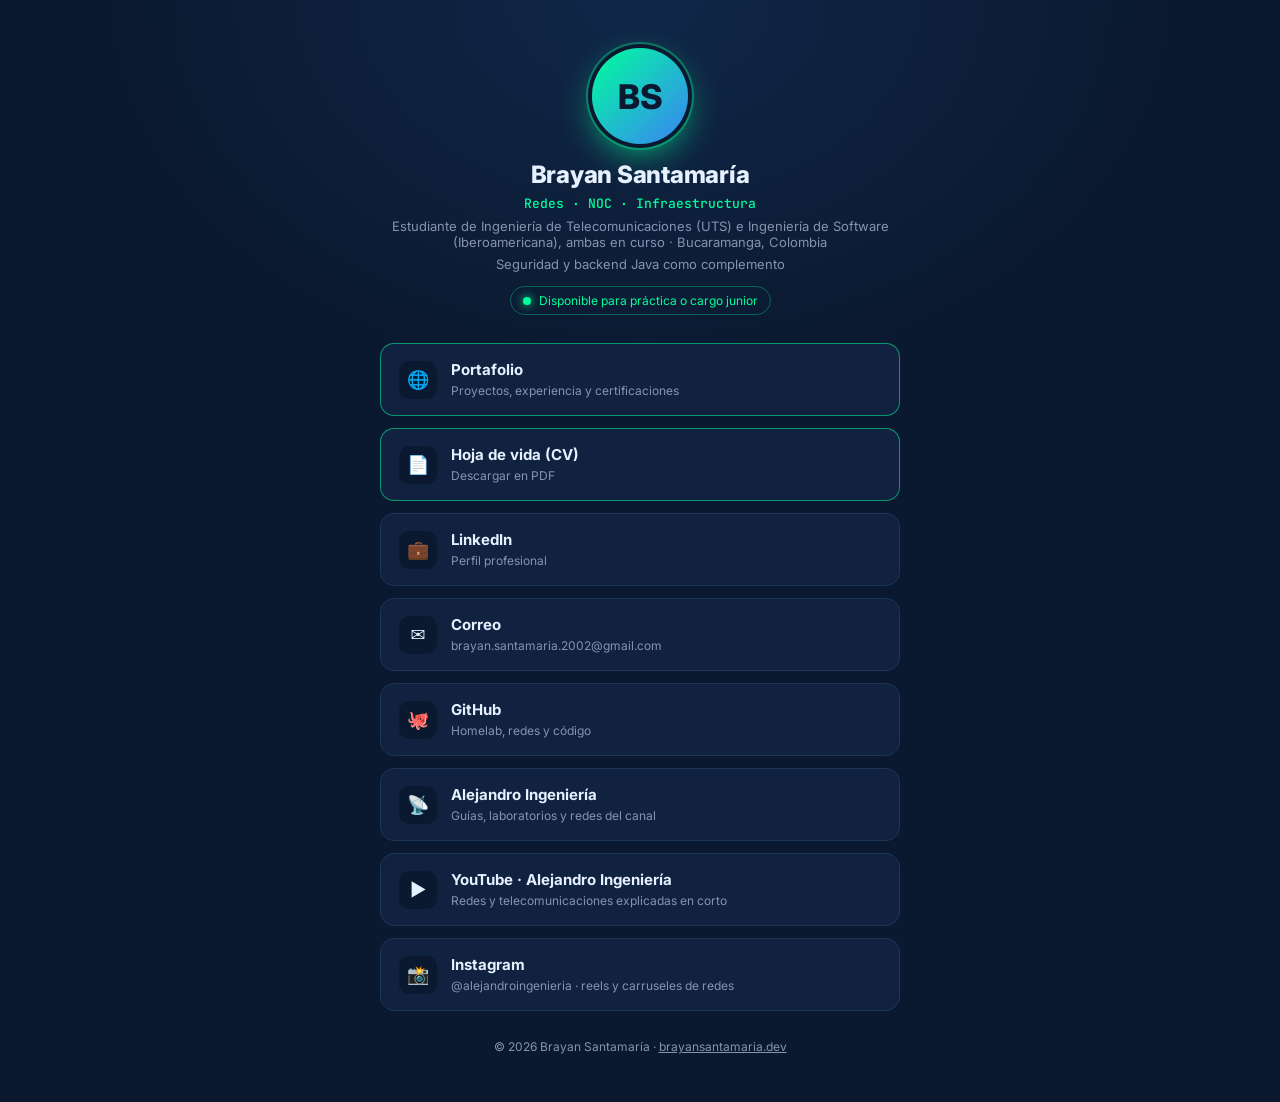
<file: links/index.html>
<!DOCTYPE html>
<html lang="es">
<head>
<meta charset="utf-8">
<meta name="viewport" content="width=device-width, initial-scale=1">
<title>Brayan Santamaría · Enlaces</title>
<meta name="description" content="Estudiante de Ingeniería de Telecomunicaciones · Redes Cisco · NOC · Infraestructura Linux. Todos mis enlaces.">
<meta property="og:title" content="Brayan Santamaría · Enlaces">
<meta property="og:description" content="Redes Cisco · NOC · Infraestructura Linux. Portafolio, LinkedIn, GitHub y canal.">
<meta property="og:url" content="https://brayansantamaria.dev/links/">
<link href="https://fonts.googleapis.com/css2?family=Inter:wght@400;600;800&family=JetBrains+Mono:wght@500&display=swap" rel="stylesheet">
<style>
:root{--bg:#0A192F;--card:#112240;--line:#1d3557;--txt:#e6f1ff;--mut:#8892b0;--g:#00FF9C;--b:#3B82F6}
*{box-sizing:border-box;margin:0;padding:0}
body{min-height:100vh;background:radial-gradient(60% 50% at 50% 0%,#3B82F622,transparent 70%),var(--bg);color:var(--txt);font-family:Inter,system-ui,sans-serif;display:flex;justify-content:center;padding:48px 18px}
main{width:100%;max-width:520px;text-align:center}
.av{width:96px;height:96px;margin:0 auto 16px;border-radius:50%;display:grid;place-items:center;font:800 34px Inter;color:var(--bg);background:linear-gradient(135deg,var(--g),var(--b));box-shadow:0 0 0 4px var(--bg),0 0 0 6px #00FF9C55,0 12px 40px -10px var(--g)}
h1{font-size:24px;font-weight:800;letter-spacing:-.01em}
.role{margin-top:6px;color:var(--g);font:500 13px 'JetBrains Mono',monospace}
.loc{margin-top:6px;color:var(--mut);font-size:13px}
.status{display:inline-flex;align-items:center;gap:8px;margin-top:14px;padding:6px 12px;border-radius:99px;border:1px solid #00FF9C55;color:var(--g);font-size:12px}
.status i{width:8px;height:8px;border-radius:50%;background:var(--g);box-shadow:0 0 10px var(--g);animation:p 1.6s infinite}
@keyframes p{50%{opacity:.35}}
ul{list-style:none;margin-top:28px;display:grid;gap:12px}
a.l{display:flex;align-items:center;gap:14px;padding:16px 18px;border-radius:14px;background:var(--card);border:1px solid var(--line);color:var(--txt);text-decoration:none;text-align:left;transition:transform .15s,border-color .15s,box-shadow .15s}
a.l:hover{transform:translateY(-2px);border-color:var(--g);box-shadow:0 10px 30px -15px var(--g)}
a.l .ic{width:38px;height:38px;flex:none;border-radius:10px;display:grid;place-items:center;background:#0A192F;font-size:18px}
a.l b{display:block;font-size:15px}
a.l small{color:var(--mut);font-size:12px}
a.l.main{border-color:#00FF9C88}
footer{margin-top:28px;color:var(--mut);font-size:12px}
footer a{color:var(--mut)}
</style>
</head>
<body>
<main>
  <div class="av">BS</div>
  <h1>Brayan Santamaría</h1>
  <div class="role">Redes · NOC · Infraestructura</div>
  <div class="loc">Estudiante de Ingeniería de Telecomunicaciones (UTS) e Ingeniería de Software (Iberoamericana), ambas en curso · Bucaramanga, Colombia</div>
  <div class="loc">Seguridad y backend Java como complemento</div>
  <div class="status"><i></i>Disponible para práctica o cargo junior</div>
  <ul>
    <li><a class="l main" href="https://brayansantamaria.dev/"><span class="ic" aria-hidden="true">🌐</span><span><b>Portafolio</b><small>Proyectos, experiencia y certificaciones</small></span></a></li>
    <li><a class="l main" href="https://brayansantamaria.dev/assets/cv-brayan-santamaria.pdf" target="_blank" rel="noopener"><span class="ic" aria-hidden="true">📄</span><span><b>Hoja de vida (CV)</b><small>Descargar en PDF</small></span></a></li>
    <li><a class="l" href="https://www.linkedin.com/in/brayan-santamaria-developer/" target="_blank" rel="noopener"><span class="ic" aria-hidden="true">💼</span><span><b>LinkedIn</b><small>Perfil profesional</small></span></a></li>
    <li><a class="l" href="mailto:brayan.santamaria.2002@gmail.com"><span class="ic" aria-hidden="true">✉️</span><span><b>Correo</b><small>brayan.santamaria.2002@gmail.com</small></span></a></li>
    <li><a class="l" href="https://github.com/brayansanpr1694" target="_blank" rel="noopener"><span class="ic" aria-hidden="true">🐙</span><span><b>GitHub</b><small>Homelab, redes y código</small></span></a></li>
    <li><a class="l" href="https://alejandroingenieria.me/links/" target="_blank" rel="noopener"><span class="ic" aria-hidden="true">📡</span><span><b>Alejandro Ingeniería</b><small>Guías, laboratorios y redes del canal</small></span></a></li>
    <li><a class="l" href="https://www.youtube.com/@alejandroingenieria" target="_blank" rel="noopener"><span class="ic" aria-hidden="true">▶️</span><span><b>YouTube · Alejandro Ingeniería</b><small>Redes y telecomunicaciones explicadas en corto</small></span></a></li>
    <li><a class="l" href="https://www.instagram.com/alejandroingenieria/" target="_blank" rel="noopener"><span class="ic" aria-hidden="true">📸</span><span><b>Instagram</b><small>@alejandroingenieria · reels y carruseles de redes</small></span></a></li>
  </ul>
  <footer>© <span id="y"></span> Brayan Santamaría · <a href="https://brayansantamaria.dev/">brayansantamaria.dev</a></footer>
</main>
<script>document.getElementById("y").textContent=new Date().getFullYear()</script>
</body>
</html>
</file>
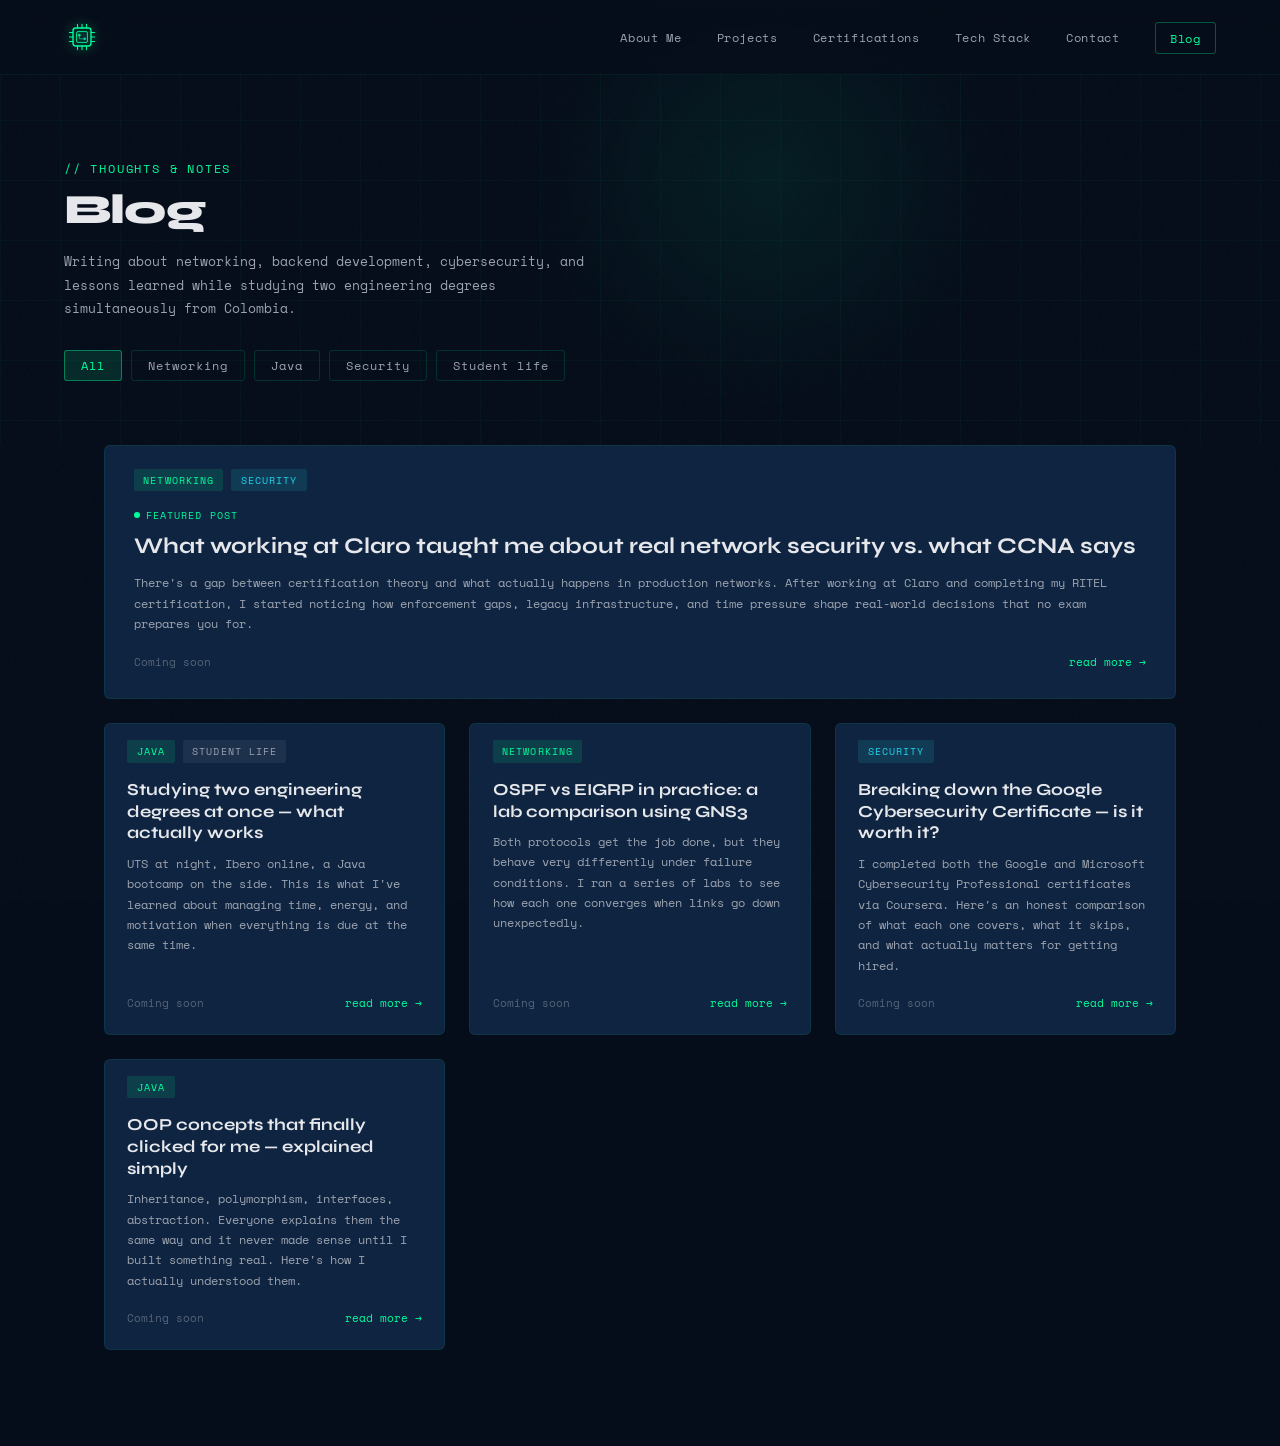
<file: blog.html>
<!DOCTYPE html>
<html lang="en">
<head>
  <meta charset="UTF-8" />
  <meta name="viewport" content="width=device-width, initial-scale=1.0"/>
  <title>Blog · Brayan Santamaría</title>
  <link rel="preconnect" href="https://fonts.googleapis.com">
  <link rel="preconnect" href="https://fonts.gstatic.com" crossorigin>
  <link href="https://fonts.googleapis.com/css2?family=Space+Mono:wght@400;700&family=Syne:wght@400;600;700;800&display=swap" rel="stylesheet">
  <link rel="stylesheet" href="styles.css">
</head>
<body>

  <!-- ── NAVBAR ── -->
  <nav>
    <a href="index.html" class="nav-logo" aria-label="Home">
      <svg viewBox="0 0 40 40" fill="none" xmlns="http://www.w3.org/2000/svg">
        <rect x="10" y="10" width="20" height="20" rx="3" stroke="#00FF9C" stroke-width="1.5"/>
        <rect x="14" y="14" width="12" height="12" rx="1.5" stroke="#00FF9C" stroke-width="1"/>
        <line x1="15" y1="10" x2="15" y2="6" stroke="#00FF9C" stroke-width="1.2" stroke-linecap="round"/>
        <line x1="20" y1="10" x2="20" y2="6" stroke="#00FF9C" stroke-width="1.2" stroke-linecap="round"/>
        <line x1="25" y1="10" x2="25" y2="6" stroke="#00FF9C" stroke-width="1.2" stroke-linecap="round"/>
        <line x1="15" y1="30" x2="15" y2="34" stroke="#00FF9C" stroke-width="1.2" stroke-linecap="round"/>
        <line x1="20" y1="30" x2="20" y2="34" stroke="#00FF9C" stroke-width="1.2" stroke-linecap="round"/>
        <line x1="25" y1="30" x2="25" y2="34" stroke="#00FF9C" stroke-width="1.2" stroke-linecap="round"/>
        <line x1="10" y1="15" x2="6" y2="15" stroke="#00FF9C" stroke-width="1.2" stroke-linecap="round"/>
        <line x1="10" y1="20" x2="6" y2="20" stroke="#00FF9C" stroke-width="1.2" stroke-linecap="round"/>
        <line x1="10" y1="25" x2="6" y2="25" stroke="#00FF9C" stroke-width="1.2" stroke-linecap="round"/>
        <line x1="30" y1="15" x2="34" y2="15" stroke="#00FF9C" stroke-width="1.2" stroke-linecap="round"/>
        <line x1="30" y1="20" x2="34" y2="20" stroke="#00FF9C" stroke-width="1.2" stroke-linecap="round"/>
        <line x1="30" y1="25" x2="34" y2="25" stroke="#00FF9C" stroke-width="1.2" stroke-linecap="round"/>
        <circle cx="17" cy="18" r="1.5" fill="#00FF9C" opacity="0.8"/>
        <circle cx="23" cy="22" r="1.5" fill="#22D3EE" opacity="0.8"/>
        <path d="M17 18 L17 22 L23 22" stroke="#00FF9C" stroke-width="1" opacity="0.6"/>
      </svg>
    </a>
    <ul class="nav-links">
      <li><a href="index.html#about">About Me</a></li>
      <li><a href="index.html#projects">Projects</a></li>
      <li><a href="index.html#certifications">Certifications</a></li>
      <li><a href="index.html#stack">Tech Stack</a></li>
      <li><a href="index.html#contact">Contact</a></li>
      <li><a href="blog.html" class="blog-link">Blog</a></li>
    </ul>

    <button class="hamburger" id="hamburger" aria-label="Toggle menu">
      <span></span><span></span><span></span>
    </button>
  </nav>

  <!-- Mobile Menu -->
  <div class="mobile-menu" id="mobileMenu">
    <a href="index.html#about">About Me</a>
    <a href="index.html#projects">Projects</a>
    <a href="index.html#certifications">Certifications</a>
    <a href="index.html#stack">Tech Stack</a>
    <a href="index.html#contact">Contact</a>
    <a href="blog.html" class="mobile-blog-link">Blog</a>
  </div>

  <!-- ── BLOG HERO ── -->
  <div class="blog-hero">
    <div class="glow-blob" style="left:60%; top:40%;"></div>
    <div class="blog-hero-content">
      <p class="section-label">// thoughts &amp; notes</p>
      <h1 class="section-title">Blog</h1>
      <p style="font-family: var(--font-mono); font-size: 0.82rem; color: var(--muted); line-height: 1.8; max-width: 520px; margin-top: 0.8rem;">
        Writing about networking, backend development, cybersecurity, and lessons learned
        while studying two engineering degrees simultaneously from Colombia.
      </p>

      <!-- Filter tags -->
      <div style="display:flex; gap:0.6rem; flex-wrap:wrap; margin-top:1.8rem;" id="filters">
        <button class="filter-btn active" data-filter="all">All</button>
        <button class="filter-btn" data-filter="networking">Networking</button>
        <button class="filter-btn" data-filter="java">Java</button>
        <button class="filter-btn" data-filter="security">Security</button>
        <button class="filter-btn" data-filter="student">Student life</button>
      </div>
    </div>
  </div>

  <!-- ── BLOG GRID ── -->
  <div class="blog-grid" id="blogGrid">

    <!-- FEATURED — primer post cuando lo tengas, de momento es placeholder -->
    <article class="blog-card featured" data-tags="networking security">
      <div style="display:flex; flex-direction:column; flex:1;">
        <div class="blog-card-tag-bar">
          <span class="blog-tag">Networking</span>
          <span class="blog-tag cyan">Security</span>
        </div>
        <div class="blog-card-body">
          <div class="blog-featured-badge">
            <span class="featured-dot"></span>
            Featured post
          </div>
          <h2 class="blog-card-title">
            What working at Claro taught me about real network security vs. what CCNA says
          </h2>
          <p class="blog-card-excerpt">
            There's a gap between certification theory and what actually happens in production networks.
            After working at Claro and completing my RITEL certification, I started noticing how
            enforcement gaps, legacy infrastructure, and time pressure shape real-world decisions
            that no exam prepares you for.
          </p>
          <div class="blog-card-footer">
            <span>Coming soon</span>
            <span class="read-more">read more →</span>
          </div>
        </div>
      </div>
    </article>

    <!-- Post 2 -->
    <article class="blog-card" data-tags="java student">
      <div class="blog-card-tag-bar">
        <span class="blog-tag">Java</span>
        <span class="blog-tag" style="background:rgba(156,163,175,0.1); color:var(--muted);">Student life</span>
      </div>
      <div class="blog-card-body">
        <h2 class="blog-card-title">Studying two engineering degrees at once — what actually works</h2>
        <p class="blog-card-excerpt">
          UTS at night, Ibero online, a Java bootcamp on the side. This is what I've learned
          about managing time, energy, and motivation when everything is due at the same time.
        </p>
        <div class="blog-card-footer">
          <span>Coming soon</span>
          <span class="read-more">read more →</span>
        </div>
      </div>
    </article>

    <!-- Post 3 -->
    <article class="blog-card" data-tags="networking">
      <div class="blog-card-tag-bar">
        <span class="blog-tag">Networking</span>
      </div>
      <div class="blog-card-body">
        <h2 class="blog-card-title">OSPF vs EIGRP in practice: a lab comparison using GNS3</h2>
        <p class="blog-card-excerpt">
          Both protocols get the job done, but they behave very differently under failure conditions.
          I ran a series of labs to see how each one converges when links go down unexpectedly.
        </p>
        <div class="blog-card-footer">
          <span>Coming soon</span>
          <span class="read-more">read more →</span>
        </div>
      </div>
    </article>

    <!-- Post 4 -->
    <article class="blog-card" data-tags="security">
      <div class="blog-card-tag-bar">
        <span class="blog-tag cyan">Security</span>
      </div>
      <div class="blog-card-body">
        <h2 class="blog-card-title">Breaking down the Google Cybersecurity Certificate — is it worth it?</h2>
        <p class="blog-card-excerpt">
          I completed both the Google and Microsoft Cybersecurity Professional certificates via Coursera.
          Here's an honest comparison of what each one covers, what it skips, and what actually matters
          for getting hired.
        </p>
        <div class="blog-card-footer">
          <span>Coming soon</span>
          <span class="read-more">read more →</span>
        </div>
      </div>
    </article>

    <!-- Post 5 -->
    <article class="blog-card" data-tags="java">
      <div class="blog-card-tag-bar">
        <span class="blog-tag">Java</span>
      </div>
      <div class="blog-card-body">
        <h2 class="blog-card-title">OOP concepts that finally clicked for me — explained simply</h2>
        <p class="blog-card-excerpt">
          Inheritance, polymorphism, interfaces, abstraction. Everyone explains them the same way
          and it never made sense until I built something real. Here's how I actually understood them.
        </p>
        <div class="blog-card-footer">
          <span>Coming soon</span>
          <span class="read-more">read more →</span>
        </div>
      </div>
    </article>

  </div>

  <!-- ── FILTER SCRIPT ── -->
  <style>
    .filter-btn {
      font-family: var(--font-mono);
      font-size: 0.72rem;
      letter-spacing: 0.08em;
      padding: 0.4rem 1rem;
      border-radius: 3px;
      border: 1px solid rgba(0,255,156,0.15);
      background: transparent;
      color: var(--muted);
      cursor: pointer;
      transition: all 0.2s;
    }
    .filter-btn:hover, .filter-btn.active {
      border-color: rgba(0,255,156,0.4);
      color: var(--accent);
      background: var(--accent-dim);
    }
  </style>

  <script>
    const hamburger = document.getElementById('hamburger');
    const mobileMenu = document.getElementById('mobileMenu');
    hamburger.addEventListener('click', () => {
      hamburger.classList.toggle('open');
      mobileMenu.classList.toggle('open');
      document.body.style.overflow = mobileMenu.classList.contains('open') ? 'hidden' : '';
    });

    const filterBtns = document.querySelectorAll('.filter-btn');
    const cards = document.querySelectorAll('.blog-card');

    filterBtns.forEach(btn => {
      btn.addEventListener('click', () => {
        filterBtns.forEach(b => b.classList.remove('active'));
        btn.classList.add('active');

        const filter = btn.dataset.filter;
        cards.forEach(card => {
          if (filter === 'all') {
            card.style.display = '';
          } else {
            const tags = card.dataset.tags || '';
            card.style.display = tags.includes(filter) ? '' : 'none';
          }
        });
      });
    });
  </script>

</body>
</html>
</file>
<file: styles.css>
/* ══════════════════════════════════════════
   Brayan Santamaría · Portfolio
   styles.css — shared across all pages
   ══════════════════════════════════════════ */

*, *::before, *::after { box-sizing: border-box; margin: 0; padding: 0; }

:root {
  --bg-deep:    #060D1A;
  --bg-base:    #0A192F;
  --bg-card:    #0F2440;
  --accent:     #00FF9C;
  --accent-dim: rgba(0,255,156,0.12);
  --blue:       #3B82F6;
  --cyan:       #22D3EE;
  --text:       #E5E7EB;
  --muted:      #9CA3AF;
  --font-head:  'Syne', sans-serif;
  --font-mono:  'Space Mono', monospace;
}

html { scroll-behavior: smooth; }

body {
  background-color: var(--bg-deep);
  color: var(--text);
  font-family: var(--font-head);
  min-height: 100vh;
  overflow-x: hidden;
}

/* ── NOISE OVERLAY ── */
body::before {
  content: '';
  position: fixed;
  inset: 0;
  background-image: url("data:image/svg+xml,%3Csvg viewBox='0 0 256 256' xmlns='http://www.w3.org/2000/svg'%3E%3Cfilter id='noise'%3E%3CfeTurbulence type='fractalNoise' baseFrequency='0.9' numOctaves='4' stitchTiles='stitch'/%3E%3C/filter%3E%3Crect width='100%25' height='100%25' filter='url(%23noise)' opacity='0.04'/%3E%3C/svg%3E");
  pointer-events: none;
  z-index: 0;
  opacity: 0.4;
}

/* ══════════════════════════════════════════
   NAVBAR
   ══════════════════════════════════════════ */
nav {
  position: fixed;
  top: 0; left: 0; right: 0;
  z-index: 100;
  display: flex;
  align-items: center;
  justify-content: space-between;
  padding: 1.2rem 4rem;
  background: rgba(6, 13, 26, 0.85);
  backdrop-filter: blur(12px);
  border-bottom: 1px solid rgba(0,255,156,0.07);
  transition: padding 0.3s ease;
}

.nav-logo {
  display: flex;
  align-items: center;
  gap: 0.6rem;
  text-decoration: none;
}

.nav-logo svg {
  width: 36px;
  height: 36px;
  filter: drop-shadow(0 0 6px rgba(0,255,156,0.5));
  transition: filter 0.3s;
}

.nav-logo:hover svg {
  filter: drop-shadow(0 0 12px rgba(0,255,156,0.9));
}

.nav-links {
  display: flex;
  align-items: center;
  gap: 2.2rem;
  list-style: none;
}

.nav-links a {
  font-family: var(--font-mono);
  font-size: 0.78rem;
  color: var(--muted);
  text-decoration: none;
  letter-spacing: 0.05em;
  position: relative;
  transition: color 0.2s;
}

.nav-links a::after {
  content: '';
  position: absolute;
  bottom: -4px; left: 0;
  width: 0; height: 1px;
  background: var(--accent);
  transition: width 0.25s ease;
}

.nav-links a:hover { color: var(--accent); }
.nav-links a:hover::after { width: 100%; }

.nav-links .blog-link {
  color: var(--accent);
  border: 1px solid rgba(0,255,156,0.3);
  padding: 0.35rem 0.9rem;
  border-radius: 3px;
  transition: background 0.2s, color 0.2s;
}

.nav-links .blog-link:hover {
  background: var(--accent-dim);
  color: var(--accent);
}

.nav-links .blog-link::after { display: none; }

/* ══════════════════════════════════════════
   ANIMATIONS
   ══════════════════════════════════════════ */
@keyframes fadeUp {
  from { opacity: 0; transform: translateY(30px); }
  to   { opacity: 1; transform: translateY(0); }
}

@keyframes pulse {
  0%, 100% { transform: translate(-50%, -50%) scale(1); opacity: 0.6; }
  50%       { transform: translate(-50%, -50%) scale(1.15); opacity: 1; }
}

@keyframes spin {
  to { transform: rotate(360deg); }
}

@keyframes blink {
  0%, 100% { opacity: 1; }
  50%       { opacity: 0.3; }
}

@keyframes scrollDrop {
  0%   { transform: scaleY(0); transform-origin: top; }
  50%  { transform: scaleY(1); transform-origin: top; }
  51%  { transform: scaleY(1); transform-origin: bottom; }
  100% { transform: scaleY(0); transform-origin: bottom; }
}

/* ══════════════════════════════════════════
   HERO
   ══════════════════════════════════════════ */
#hero {
  position: relative;
  min-height: 100vh;
  display: flex;
  align-items: center;
  padding: 0 4rem;
  overflow: hidden;
}

#hero::after {
  content: '';
  position: absolute;
  inset: 0;
  background-image:
    linear-gradient(rgba(0,255,156,0.03) 1px, transparent 1px),
    linear-gradient(90deg, rgba(0,255,156,0.03) 1px, transparent 1px);
  background-size: 60px 60px;
  pointer-events: none;
}

.glow-blob {
  position: absolute;
  width: 500px;
  height: 500px;
  border-radius: 50%;
  background: radial-gradient(circle, rgba(0,255,156,0.07) 0%, transparent 70%);
  top: 50%; left: 30%;
  transform: translate(-50%, -50%);
  pointer-events: none;
  animation: pulse 6s ease-in-out infinite;
}

.hero-content {
  position: relative;
  z-index: 1;
  display: grid;
  grid-template-columns: 1fr 1fr;
  align-items: center;
  gap: 4rem;
  width: 100%;
  max-width: 1200px;
  margin: 0 auto;
  padding-top: 5rem;
}

.hero-text { animation: fadeUp 0.8s ease both; }

.hero-greeting {
  font-family: var(--font-mono);
  font-size: 0.9rem;
  color: var(--accent);
  letter-spacing: 0.1em;
  margin-bottom: 0.6rem;
  animation: fadeUp 0.8s 0.1s ease both;
}

.hero-name {
  font-family: var(--font-head);
  font-size: clamp(2.4rem, 5vw, 3.8rem);
  font-weight: 800;
  line-height: 1.05;
  color: var(--text);
  letter-spacing: -0.02em;
  margin-bottom: 1rem;
  animation: fadeUp 0.8s 0.2s ease both;
}

.hero-name span {
  color: transparent;
  -webkit-text-stroke: 1px rgba(0,255,156,0.5);
}

.hero-role {
  font-size: 1.05rem;
  font-weight: 600;
  color: var(--accent);
  margin-bottom: 1rem;
  animation: fadeUp 0.8s 0.3s ease both;
}

.hero-desc {
  font-family: var(--font-mono);
  font-size: 0.82rem;
  color: var(--muted);
  line-height: 1.8;
  max-width: 440px;
  margin-bottom: 2.2rem;
  animation: fadeUp 0.8s 0.4s ease both;
}

.hero-desc .highlight { color: var(--cyan); }

.hero-cta {
  display: flex;
  gap: 1rem;
  flex-wrap: wrap;
  animation: fadeUp 0.8s 0.5s ease both;
}

.hero-image-wrap {
  display: flex;
  justify-content: center;
  align-items: center;
  position: relative;
  animation: fadeUp 0.8s 0.3s ease both;
}

.hero-image-ring {
  position: relative;
  width: 320px;
  height: 320px;
}

.hero-image-ring::before {
  content: '';
  position: absolute;
  inset: -12px;
  border-radius: 50%;
  border: 1px dashed rgba(0,255,156,0.25);
  animation: spin 20s linear infinite;
}

.hero-image-ring::after {
  content: '';
  position: absolute;
  inset: -6px;
  border-radius: 50%;
  border: 2px solid transparent;
  border-top-color: var(--accent);
  border-right-color: var(--accent);
  animation: spin 8s linear infinite;
}

.hero-photo {
  width: 100%;
  height: 100%;
  border-radius: 50%;
  object-fit: cover;
  border: 3px solid rgba(0,255,156,0.2);
  filter: grayscale(20%);
  transition: filter 0.3s;
  background: var(--bg-card);
}

.photo-placeholder {
  width: 100%;
  height: 100%;
  border-radius: 50%;
  background: var(--bg-card);
  border: 3px solid rgba(0,255,156,0.2);
  display: flex;
  flex-direction: column;
  align-items: center;
  justify-content: center;
  gap: 0.5rem;
  color: var(--muted);
  font-family: var(--font-mono);
  font-size: 0.7rem;
  text-align: center;
}

.photo-placeholder svg {
  width: 48px;
  height: 48px;
  opacity: 0.3;
}

.status-badge {
  position: absolute;
  bottom: 16px;
  right: -10px;
  background: var(--bg-card);
  border: 1px solid rgba(0,255,156,0.25);
  border-radius: 20px;
  padding: 0.4rem 0.9rem;
  display: flex;
  align-items: center;
  gap: 0.5rem;
  font-family: var(--font-mono);
  font-size: 0.7rem;
  color: var(--text);
  white-space: nowrap;
}

.status-dot {
  width: 7px;
  height: 7px;
  border-radius: 50%;
  background: var(--accent);
  animation: blink 2s ease-in-out infinite;
}

.hero-stats {
  position: relative;
  z-index: 1;
  display: flex;
  justify-content: center;
  gap: 0;
  max-width: 900px;
  margin: 0 auto;
  border-top: 1px solid rgba(0,255,156,0.08);
  animation: fadeUp 0.8s 0.7s ease both;
}

.stat-item {
  flex: 1;
  padding: 1.8rem 2rem;
  text-align: center;
  border-right: 1px solid rgba(0,255,156,0.08);
}

.stat-item:last-child { border-right: none; }

.stat-number {
  font-family: var(--font-head);
  font-size: 1.8rem;
  font-weight: 800;
  color: var(--accent);
  display: block;
}

.stat-label {
  font-family: var(--font-mono);
  font-size: 0.7rem;
  color: var(--muted);
  letter-spacing: 0.08em;
  text-transform: uppercase;
  margin-top: 0.2rem;
  display: block;
}

.scroll-hint {
  position: absolute;
  bottom: 2rem;
  left: 50%;
  transform: translateX(-50%);
  display: flex;
  flex-direction: column;
  align-items: center;
  gap: 0.4rem;
  font-family: var(--font-mono);
  font-size: 0.65rem;
  color: var(--muted);
  letter-spacing: 0.1em;
  animation: fadeUp 1s 1s ease both;
  z-index: 1;
}

.scroll-line {
  width: 1px;
  height: 40px;
  background: linear-gradient(to bottom, var(--accent), transparent);
  animation: scrollDrop 1.5s ease-in-out infinite;
}

/* ══════════════════════════════════════════
   SHARED BUTTONS
   ══════════════════════════════════════════ */
.btn-primary {
  font-family: var(--font-mono);
  font-size: 0.8rem;
  letter-spacing: 0.08em;
  color: var(--bg-deep);
  background: var(--accent);
  border: none;
  padding: 0.75rem 1.8rem;
  border-radius: 3px;
  cursor: pointer;
  text-decoration: none;
  font-weight: 700;
  transition: box-shadow 0.2s, transform 0.2s;
  display: inline-block;
}

.btn-primary:hover {
  box-shadow: 0 0 24px rgba(0,255,156,0.5);
  transform: translateY(-2px);
}

.btn-ghost {
  font-family: var(--font-mono);
  font-size: 0.8rem;
  letter-spacing: 0.08em;
  color: var(--accent);
  background: transparent;
  border: 1px solid rgba(0,255,156,0.35);
  padding: 0.75rem 1.8rem;
  border-radius: 3px;
  cursor: pointer;
  text-decoration: none;
  transition: background 0.2s, transform 0.2s;
  display: inline-block;
}

.btn-ghost:hover {
  background: var(--accent-dim);
  transform: translateY(-2px);
}

/* ══════════════════════════════════════════
   SHARED SECTION STYLES
   ══════════════════════════════════════════ */
.section {
  position: relative;
  z-index: 1;
  padding: 6rem 4rem;
  max-width: 1200px;
  margin: 0 auto;
}

.section-label {
  font-family: var(--font-mono);
  font-size: 0.75rem;
  color: var(--accent);
  letter-spacing: 0.15em;
  text-transform: uppercase;
  margin-bottom: 0.5rem;
}

.section-title {
  font-family: var(--font-head);
  font-size: clamp(1.8rem, 3.5vw, 2.6rem);
  font-weight: 800;
  color: var(--text);
  letter-spacing: -0.02em;
  margin-bottom: 1rem;
}

.section-divider {
  width: 100%;
  height: 1px;
  background: rgba(0,255,156,0.08);
  margin-bottom: 3rem;
}

.coming-soon {
  min-height: 40vh;
  display: flex;
  align-items: center;
  justify-content: center;
  font-family: var(--font-mono);
  font-size: 0.8rem;
  color: rgba(156,163,175,0.3);
  border-top: 1px solid rgba(0,255,156,0.05);
  letter-spacing: 0.1em;
}

/* ══════════════════════════════════════════
   BLOG PAGE
   ══════════════════════════════════════════ */
.blog-hero {
  position: relative;
  padding: 10rem 4rem 4rem;
  overflow: hidden;
}

.blog-hero::after {
  content: '';
  position: absolute;
  inset: 0;
  background-image:
    linear-gradient(rgba(0,255,156,0.03) 1px, transparent 1px),
    linear-gradient(90deg, rgba(0,255,156,0.03) 1px, transparent 1px);
  background-size: 60px 60px;
  pointer-events: none;
}

.blog-hero-content {
  position: relative;
  z-index: 1;
  max-width: 800px;
}

.blog-grid {
  display: grid;
  grid-template-columns: repeat(auto-fill, minmax(340px, 1fr));
  gap: 1.5rem;
  padding: 0 4rem 6rem;
  max-width: 1200px;
  margin: 0 auto;
  position: relative;
  z-index: 1;
}

.blog-card {
  background: var(--bg-card);
  border: 1px solid rgba(0,255,156,0.08);
  border-radius: 6px;
  overflow: hidden;
  text-decoration: none;
  display: flex;
  flex-direction: column;
  transition: border-color 0.25s, transform 0.25s, box-shadow 0.25s;
  cursor: pointer;
}

.blog-card:hover {
  border-color: rgba(0,255,156,0.3);
  transform: translateY(-4px);
  box-shadow: 0 12px 40px rgba(0,0,0,0.4), 0 0 0 1px rgba(0,255,156,0.1);
}

.blog-card-tag-bar {
  padding: 1rem 1.4rem 0;
  display: flex;
  gap: 0.5rem;
  flex-wrap: wrap;
}

.blog-tag {
  font-family: var(--font-mono);
  font-size: 0.65rem;
  letter-spacing: 0.1em;
  text-transform: uppercase;
  padding: 0.2rem 0.6rem;
  border-radius: 2px;
  background: var(--accent-dim);
  color: var(--accent);
}

.blog-tag.blue { background: rgba(59,130,246,0.12); color: var(--blue); }
.blog-tag.cyan { background: rgba(34,211,238,0.12); color: var(--cyan); }

.blog-card-body {
  padding: 1rem 1.4rem 1.4rem;
  flex: 1;
  display: flex;
  flex-direction: column;
}

.blog-card-title {
  font-family: var(--font-head);
  font-size: 1.05rem;
  font-weight: 700;
  color: var(--text);
  margin-bottom: 0.6rem;
  line-height: 1.3;
  transition: color 0.2s;
}

.blog-card:hover .blog-card-title { color: var(--accent); }

.blog-card-excerpt {
  font-family: var(--font-mono);
  font-size: 0.75rem;
  color: var(--muted);
  line-height: 1.7;
  flex: 1;
  margin-bottom: 1.2rem;
}

.blog-card-footer {
  display: flex;
  align-items: center;
  justify-content: space-between;
  font-family: var(--font-mono);
  font-size: 0.68rem;
  color: rgba(156,163,175,0.5);
}

.blog-card-footer .read-more {
  color: var(--accent);
  display: flex;
  align-items: center;
  gap: 0.3rem;
  transition: gap 0.2s;
}

.blog-card:hover .read-more { gap: 0.6rem; }

/* featured post */
.blog-card.featured {
  grid-column: 1 / -1;
  flex-direction: row;
  min-height: 220px;
}

.blog-card.featured .blog-card-tag-bar {
  padding: 1.4rem 1.8rem 0;
}

.blog-card.featured .blog-card-body {
  padding: 1rem 1.8rem 1.8rem;
}

.blog-card.featured .blog-card-title {
  font-size: 1.4rem;
  margin-bottom: 0.8rem;
}

.blog-card.featured .blog-featured-badge {
  display: flex;
  align-items: center;
  gap: 0.4rem;
  font-family: var(--font-mono);
  font-size: 0.65rem;
  color: var(--accent);
  letter-spacing: 0.1em;
  text-transform: uppercase;
  margin-bottom: 0.5rem;
}

.featured-dot {
  width: 6px;
  height: 6px;
  border-radius: 50%;
  background: var(--accent);
}

.blog-empty {
  grid-column: 1 / -1;
  text-align: center;
  padding: 4rem 2rem;
  font-family: var(--font-mono);
  font-size: 0.8rem;
  color: rgba(156,163,175,0.3);
  border: 1px dashed rgba(0,255,156,0.08);
  border-radius: 6px;
}

.blog-empty span {
  display: block;
  font-size: 2rem;
  margin-bottom: 1rem;
  opacity: 0.4;
}

/* ══════════════════════════════════════════
   ABOUT ME
   ══════════════════════════════════════════ */
#about {
  border-top: 1px solid rgba(0,255,156,0.06);
  background: linear-gradient(180deg, transparent, rgba(0,255,156,0.02) 50%, transparent);
}

.about-grid {
  display: grid;
  grid-template-columns: 1fr 1.4fr;
  gap: 5rem;
  align-items: start;
}

.about-left { position: sticky; top: 7rem; }

.about-terminal {
  background: var(--bg-card);
  border: 1px solid rgba(0,255,156,0.12);
  border-radius: 8px;
  overflow: hidden;
}

.terminal-bar {
  background: rgba(0,0,0,0.3);
  padding: 0.7rem 1rem;
  display: flex;
  align-items: center;
  gap: 0.5rem;
  border-bottom: 1px solid rgba(0,255,156,0.08);
}

.terminal-dot {
  width: 10px; height: 10px;
  border-radius: 50%;
}
.terminal-dot.red    { background: #FF5F57; }
.terminal-dot.yellow { background: #FFBD2E; }
.terminal-dot.green  { background: #28CA42; }

.terminal-title {
  font-family: var(--font-mono);
  font-size: 0.65rem;
  color: var(--muted);
  margin-left: 0.4rem;
}

.terminal-body {
  padding: 1.4rem;
  font-family: var(--font-mono);
  font-size: 0.75rem;
  line-height: 2;
}

.t-line { display: flex; gap: 0.6rem; }
.t-prompt { color: var(--accent); user-select: none; }
.t-cmd    { color: var(--cyan); }
.t-output { color: var(--muted); padding-left: 1.2rem; }
.t-key    { color: var(--accent); }
.t-val    { color: var(--text); }
.t-blank  { height: 0.8rem; }

.about-right {}

.about-text {
  font-family: var(--font-mono);
  font-size: 0.82rem;
  color: var(--muted);
  line-height: 1.9;
  margin-bottom: 1.6rem;
}

.about-text strong { color: var(--text); font-weight: 700; }
.about-text .acc   { color: var(--accent); }

.about-highlights {
  display: grid;
  grid-template-columns: 1fr 1fr;
  gap: 0.8rem;
  margin-top: 2rem;
}

.highlight-card {
  background: var(--bg-card);
  border: 1px solid rgba(0,255,156,0.08);
  border-radius: 6px;
  padding: 1.1rem 1.2rem;
  transition: border-color 0.2s;
}

.highlight-card:hover { border-color: rgba(0,255,156,0.25); }

.highlight-icon {
  font-size: 1.3rem;
  margin-bottom: 0.5rem;
  display: block;
}

.highlight-label {
  font-family: var(--font-mono);
  font-size: 0.68rem;
  color: var(--muted);
  letter-spacing: 0.08em;
  text-transform: uppercase;
}

.highlight-value {
  font-family: var(--font-head);
  font-size: 0.9rem;
  font-weight: 700;
  color: var(--text);
  margin-top: 0.2rem;
}

/* ══════════════════════════════════════════
   PROJECTS
   ══════════════════════════════════════════ */
#projects {
  border-top: 1px solid rgba(0,255,156,0.06);
}

.projects-grid {
  display: grid;
  grid-template-columns: repeat(auto-fill, minmax(340px, 1fr));
  gap: 1.4rem;
  margin-top: 3rem;
}

.project-card {
  background: var(--bg-card);
  border: 1px solid rgba(0,255,156,0.08);
  border-radius: 8px;
  padding: 1.6rem;
  display: flex;
  flex-direction: column;
  gap: 1rem;
  transition: border-color 0.25s, transform 0.25s, box-shadow 0.25s;
  text-decoration: none;
  color: inherit;
}

.project-card:hover {
  border-color: rgba(0,255,156,0.3);
  transform: translateY(-4px);
  box-shadow: 0 16px 48px rgba(0,0,0,0.4);
}

.project-card.featured-project {
  grid-column: span 2;
  flex-direction: row;
  gap: 2rem;
  align-items: center;
}

.project-card-icon {
  font-size: 2rem;
  line-height: 1;
}

.project-card-header {
  display: flex;
  align-items: flex-start;
  justify-content: space-between;
  gap: 1rem;
}

.project-card-title {
  font-family: var(--font-head);
  font-size: 1.05rem;
  font-weight: 700;
  color: var(--text);
  transition: color 0.2s;
}

.project-card:hover .project-card-title { color: var(--accent); }

.project-card-arrow {
  color: var(--muted);
  font-size: 1rem;
  transition: color 0.2s, transform 0.2s;
  flex-shrink: 0;
}

.project-card:hover .project-card-arrow {
  color: var(--accent);
  transform: translate(3px, -3px);
}

.project-card-desc {
  font-family: var(--font-mono);
  font-size: 0.76rem;
  color: var(--muted);
  line-height: 1.75;
  flex: 1;
}

.project-tags {
  display: flex;
  flex-wrap: wrap;
  gap: 0.4rem;
}

.project-tag {
  font-family: var(--font-mono);
  font-size: 0.62rem;
  letter-spacing: 0.08em;
  padding: 0.2rem 0.55rem;
  border-radius: 2px;
  background: rgba(0,255,156,0.07);
  color: var(--accent);
  border: 1px solid rgba(0,255,156,0.12);
}

.project-tag.blue { background: rgba(59,130,246,0.08); color: var(--blue); border-color: rgba(59,130,246,0.15); }
.project-tag.cyan { background: rgba(34,211,238,0.08); color: var(--cyan); border-color: rgba(34,211,238,0.15); }

.project-status {
  font-family: var(--font-mono);
  font-size: 0.62rem;
  letter-spacing: 0.08em;
  display: flex;
  align-items: center;
  gap: 0.4rem;
}

.project-status::before {
  content: '';
  width: 6px; height: 6px;
  border-radius: 50%;
  background: var(--muted);
}

.project-status.wip::before  { background: #F0A500; }
.project-status.done::before { background: var(--accent); }

/* ══════════════════════════════════════════
   CERTIFICATIONS
   ══════════════════════════════════════════ */
#certifications {
  border-top: 1px solid rgba(0,255,156,0.06);
  background: linear-gradient(180deg, transparent, rgba(0,0,0,0.2) 50%, transparent);
}

.certs-grid {
  display: grid;
  grid-template-columns: repeat(auto-fill, minmax(280px, 1fr));
  gap: 1.2rem;
  margin-top: 3rem;
}

.cert-card {
  background: var(--bg-card);
  border: 1px solid rgba(0,255,156,0.08);
  border-radius: 8px;
  padding: 1.4rem;
  display: flex;
  gap: 1rem;
  align-items: flex-start;
  transition: border-color 0.25s, transform 0.2s;
  text-decoration: none;
  color: inherit;
}

.cert-card:hover {
  border-color: rgba(0,255,156,0.25);
  transform: translateY(-3px);
}

.cert-logo {
  width: 44px; height: 44px;
  border-radius: 8px;
  background: rgba(255,255,255,0.05);
  border: 1px solid rgba(255,255,255,0.08);
  display: flex;
  align-items: center;
  justify-content: center;
  font-size: 1.4rem;
  flex-shrink: 0;
}

.cert-info { flex: 1; }

.cert-name {
  font-family: var(--font-head);
  font-size: 0.88rem;
  font-weight: 700;
  color: var(--text);
  margin-bottom: 0.25rem;
  line-height: 1.3;
}

.cert-issuer {
  font-family: var(--font-mono);
  font-size: 0.68rem;
  color: var(--accent);
  margin-bottom: 0.4rem;
}

.cert-date {
  font-family: var(--font-mono);
  font-size: 0.65rem;
  color: var(--muted);
}

/* ══════════════════════════════════════════
   TECH STACK
   ══════════════════════════════════════════ */
#stack {
  border-top: 1px solid rgba(0,255,156,0.06);
}

.stack-categories {
  display: flex;
  flex-direction: column;
  gap: 2.5rem;
  margin-top: 3rem;
}

.stack-category-label {
  font-family: var(--font-mono);
  font-size: 0.7rem;
  color: var(--muted);
  letter-spacing: 0.15em;
  text-transform: uppercase;
  margin-bottom: 1rem;
  padding-bottom: 0.5rem;
  border-bottom: 1px solid rgba(0,255,156,0.06);
}

.stack-items {
  display: flex;
  flex-wrap: wrap;
  gap: 0.8rem;
}

.stack-item {
  background: var(--bg-card);
  border: 1px solid rgba(0,255,156,0.08);
  border-radius: 6px;
  padding: 0.7rem 1.1rem;
  display: flex;
  align-items: center;
  gap: 0.6rem;
  font-family: var(--font-mono);
  font-size: 0.78rem;
  color: var(--text);
  transition: border-color 0.2s, background 0.2s, transform 0.2s;
  cursor: default;
}

.stack-item:hover {
  border-color: rgba(0,255,156,0.25);
  background: rgba(0,255,156,0.04);
  transform: translateY(-2px);
}

.stack-item-icon { font-size: 1.1rem; }

.stack-level {
  font-size: 0.6rem;
  color: var(--muted);
  margin-left: 0.2rem;
}

/* ══════════════════════════════════════════
   CONTACT
   ══════════════════════════════════════════ */
#contact {
  border-top: 1px solid rgba(0,255,156,0.06);
}

.contact-grid {
  display: grid;
  grid-template-columns: 1fr 1fr;
  gap: 5rem;
  align-items: start;
}

.contact-left {}

.contact-intro {
  font-family: var(--font-mono);
  font-size: 0.82rem;
  color: var(--muted);
  line-height: 1.9;
  margin-bottom: 2rem;
}

.contact-intro strong { color: var(--text); }

.contact-links {
  display: flex;
  flex-direction: column;
  gap: 0.8rem;
}

.contact-link {
  display: flex;
  align-items: center;
  gap: 1rem;
  padding: 0.9rem 1.1rem;
  background: var(--bg-card);
  border: 1px solid rgba(0,255,156,0.08);
  border-radius: 6px;
  text-decoration: none;
  color: var(--text);
  font-family: var(--font-mono);
  font-size: 0.78rem;
  transition: border-color 0.2s, transform 0.2s;
}

.contact-link:hover {
  border-color: rgba(0,255,156,0.3);
  transform: translateX(4px);
  color: var(--accent);
}

.contact-link-icon { font-size: 1.2rem; flex-shrink: 0; }
.contact-link-label { flex: 1; }
.contact-link-arrow { color: var(--muted); font-size: 0.8rem; }

.contact-form { display: flex; flex-direction: column; gap: 1rem; }

.form-group { display: flex; flex-direction: column; gap: 0.4rem; }

.form-label {
  font-family: var(--font-mono);
  font-size: 0.68rem;
  color: var(--muted);
  letter-spacing: 0.1em;
  text-transform: uppercase;
}

.form-input, .form-textarea {
  background: var(--bg-card);
  border: 1px solid rgba(0,255,156,0.1);
  border-radius: 4px;
  padding: 0.75rem 1rem;
  color: var(--text);
  font-family: var(--font-mono);
  font-size: 0.8rem;
  transition: border-color 0.2s, box-shadow 0.2s;
  outline: none;
  width: 100%;
}

.form-input:focus, .form-textarea:focus {
  border-color: rgba(0,255,156,0.4);
  box-shadow: 0 0 0 3px rgba(0,255,156,0.06);
}

.form-textarea { resize: vertical; min-height: 140px; }

/* ══════════════════════════════════════════
   FOOTER
   ══════════════════════════════════════════ */
footer {
  border-top: 1px solid rgba(0,255,156,0.06);
  padding: 2rem 4rem;
  display: flex;
  align-items: center;
  justify-content: space-between;
  position: relative;
  z-index: 1;
}

.footer-copy {
  font-family: var(--font-mono);
  font-size: 0.7rem;
  color: rgba(156,163,175,0.4);
}

.footer-copy span { color: var(--accent); }

.footer-back {
  font-family: var(--font-mono);
  font-size: 0.7rem;
  color: var(--muted);
  text-decoration: none;
  transition: color 0.2s;
}

.footer-back:hover { color: var(--accent); }

/* ══════════════════════════════════════════
   HAMBURGER MENU
   ══════════════════════════════════════════ */
.hamburger {
  display: none;
  flex-direction: column;
  justify-content: center;
  gap: 5px;
  width: 36px;
  height: 36px;
  cursor: pointer;
  background: none;
  border: none;
  padding: 4px;
  z-index: 200;
}

.hamburger span {
  display: block;
  width: 100%;
  height: 1.5px;
  background: var(--accent);
  border-radius: 2px;
  transition: transform 0.3s ease, opacity 0.3s ease, width 0.3s ease;
  transform-origin: center;
}

.hamburger.open span:nth-child(1) { transform: translateY(6.5px) rotate(45deg); }
.hamburger.open span:nth-child(2) { opacity: 0; width: 0; }
.hamburger.open span:nth-child(3) { transform: translateY(-6.5px) rotate(-45deg); }

.mobile-menu {
  display: none;
  position: fixed;
  top: 0; left: 0; right: 0;
  height: 100vh;
  background: rgba(6, 13, 26, 0.97);
  backdrop-filter: blur(16px);
  z-index: 150;
  flex-direction: column;
  align-items: center;
  justify-content: center;
  gap: 0;
  opacity: 0;
  pointer-events: none;
  transition: opacity 0.3s ease;
}

.mobile-menu.open {
  opacity: 1;
  pointer-events: all;
}

.mobile-menu a {
  font-family: var(--font-head);
  font-size: 1.8rem;
  font-weight: 800;
  color: var(--muted);
  text-decoration: none;
  padding: 1rem 2rem;
  letter-spacing: -0.02em;
  transition: color 0.2s, transform 0.2s;
  transform: translateY(20px);
  opacity: 0;
  transition: color 0.2s, transform 0.4s ease, opacity 0.4s ease;
}

.mobile-menu.open a {
  transform: translateY(0);
  opacity: 1;
}

.mobile-menu.open a:nth-child(1) { transition-delay: 0.05s; }
.mobile-menu.open a:nth-child(2) { transition-delay: 0.1s; }
.mobile-menu.open a:nth-child(3) { transition-delay: 0.15s; }
.mobile-menu.open a:nth-child(4) { transition-delay: 0.2s; }
.mobile-menu.open a:nth-child(5) { transition-delay: 0.25s; }
.mobile-menu.open a:nth-child(6) { transition-delay: 0.3s; }

.mobile-menu a:hover { color: var(--accent); }

.mobile-menu .mobile-blog-link {
  color: var(--accent);
  border: 1px solid rgba(0,255,156,0.3);
  border-radius: 4px;
  padding: 0.6rem 2rem;
  margin-top: 0.5rem;
  font-size: 1.4rem;
}

/* ══════════════════════════════════════════
   RESPONSIVE
   ══════════════════════════════════════════ */
@media (max-width: 768px) {
  nav { padding: 1rem 1.5rem; }
  .nav-links { display: none; }
  .hamburger { display: flex; }
  .mobile-menu { display: flex; }

  #hero { padding: 0 1.5rem; }

  .hero-content {
    grid-template-columns: 1fr;
    text-align: center;
    gap: 2.5rem;
    padding-top: 7rem;
  }

  .hero-desc { margin: 0 auto 2rem; }
  .hero-cta { justify-content: center; }

  .hero-image-ring {
    width: 220px;
    height: 220px;
    margin: 0 auto;
  }

  .status-badge { right: 0; }
  .hero-stats { flex-wrap: wrap; }
  .stat-item { border-right: none; border-bottom: 1px solid rgba(0,255,156,0.08); }

  .section { padding: 4rem 1.5rem; }
  .blog-hero { padding: 8rem 1.5rem 3rem; }
  .blog-grid { padding: 0 1.5rem 4rem; grid-template-columns: 1fr; }
  .blog-card.featured { flex-direction: column; }

  .about-grid { grid-template-columns: 1fr; gap: 2.5rem; }
  .about-left { position: static; }
  .about-highlights { grid-template-columns: 1fr 1fr; }

  .project-card.featured-project { grid-column: span 1; flex-direction: column; }
  .projects-grid { grid-template-columns: 1fr; }

  .contact-grid { grid-template-columns: 1fr; gap: 3rem; }

  footer { flex-direction: column; gap: 0.8rem; text-align: center; padding: 1.5rem; }
}
/* ══════════════════════════════════════════
   FASE 1 — tarjetas sin enlace, idioma y formulario
   ══════════════════════════════════════════ */
.project-card.no-link { cursor: default; }
.project-card.no-link:hover {
  border-color: rgba(0,255,156,0.08);
  transform: none;
  box-shadow: none;
}
.project-card.no-link:hover .project-card-title { color: var(--text); }

.lang-pill {
  display: inline-flex;
  align-items: center;
  border: 1px solid rgba(0,255,156,0.3);
  border-radius: 999px;
  overflow: hidden;
  font-family: var(--font-mono);
  font-size: 0.75rem;
  line-height: 1;
}
.lang-pill > * { padding: 0.4rem 0.65rem; }
.lang-pill .lang-current { background: var(--accent); color: #06101d; font-weight: 700; }
.lang-pill a { color: var(--muted); text-decoration: none; }
.lang-pill a:hover, .lang-pill a:focus-visible { color: var(--accent); }
.nav-links .lang-pill a::after { display: none; }
.lang-mobile { display: none; }
@media (max-width: 768px) {
  .lang-mobile { display: block; margin-left: auto; margin-right: 0.9rem; }
}

.form-honey { position: absolute; left: -9999px; width: 1px; height: 1px; opacity: 0; }
.form-status { min-height: 1.4em; font-family: var(--font-mono); font-size: 0.85rem; margin: 0; }
.form-status.is-ok { color: var(--accent); }
.form-status.is-error { color: #ff6b6b; }
.form-alt { font-family: var(--font-mono); font-size: 0.8rem; color: var(--muted); margin: 0; }
.form-alt a { color: var(--accent); }

@media (prefers-reduced-motion: reduce) {
  .project-card, .project-card:hover { transition: none; transform: none; }
}
</file>
